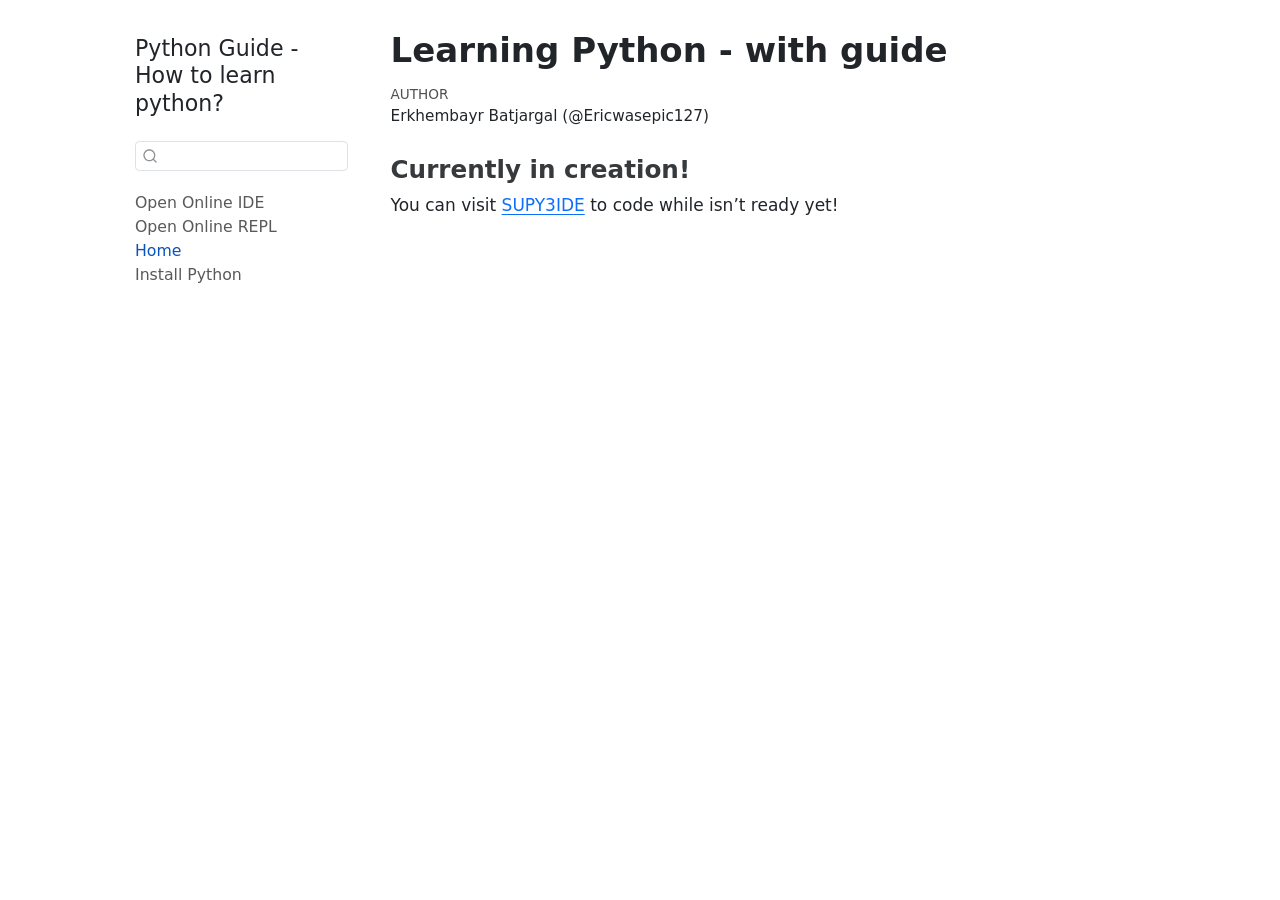
<file: index.html>
<!DOCTYPE html>
<html xmlns="http://www.w3.org/1999/xhtml" lang="en" xml:lang="en"><head>

<meta charset="utf-8">
<meta name="generator" content="quarto-1.8.26">

<meta name="viewport" content="width=device-width, initial-scale=1.0, user-scalable=yes">

<meta name="author" content="Erkhembayr Batjargal (@Ericwasepic127)">

<title>Learning Python - with guide – Python Guide - How to learn python?</title>
<style>
code{white-space: pre-wrap;}
span.smallcaps{font-variant: small-caps;}
div.columns{display: flex; gap: min(4vw, 1.5em);}
div.column{flex: auto; overflow-x: auto;}
div.hanging-indent{margin-left: 1.5em; text-indent: -1.5em;}
ul.task-list{list-style: none;}
ul.task-list li input[type="checkbox"] {
  width: 0.8em;
  margin: 0 0.8em 0.2em -1em; /* quarto-specific, see https://github.com/quarto-dev/quarto-cli/issues/4556 */ 
  vertical-align: middle;
}
</style>


<script src="site_libs/quarto-nav/quarto-nav.js"></script>
<script src="site_libs/quarto-nav/headroom.min.js"></script>
<script src="site_libs/clipboard/clipboard.min.js"></script>
<script src="site_libs/quarto-search/autocomplete.umd.js"></script>
<script src="site_libs/quarto-search/fuse.min.js"></script>
<script src="site_libs/quarto-search/quarto-search.js"></script>
<meta name="quarto:offset" content="./">
<script src="site_libs/quarto-html/quarto.js" type="module"></script>
<script src="site_libs/quarto-html/tabsets/tabsets.js" type="module"></script>
<script src="site_libs/quarto-html/axe/axe-check.js" type="module"></script>
<script src="site_libs/quarto-html/popper.min.js"></script>
<script src="site_libs/quarto-html/tippy.umd.min.js"></script>
<script src="site_libs/quarto-html/anchor.min.js"></script>
<link href="site_libs/quarto-html/tippy.css" rel="stylesheet">
<link href="site_libs/quarto-html/quarto-syntax-highlighting-587c61ba64f3a5504c4d52d930310e48.css" rel="stylesheet" id="quarto-text-highlighting-styles">
<script src="site_libs/bootstrap/bootstrap.min.js"></script>
<link href="site_libs/bootstrap/bootstrap-icons.css" rel="stylesheet">
<link href="site_libs/bootstrap/bootstrap-c03c5444bd40c67e3a784fad4085de04.min.css" rel="stylesheet" append-hash="true" id="quarto-bootstrap" data-mode="light">
<script id="quarto-search-options" type="application/json">{
  "location": "sidebar",
  "copy-button": false,
  "collapse-after": 3,
  "panel-placement": "start",
  "type": "textbox",
  "limit": 50,
  "keyboard-shortcut": [
    "f",
    "/",
    "s"
  ],
  "show-item-context": false,
  "language": {
    "search-no-results-text": "No results",
    "search-matching-documents-text": "matching documents",
    "search-copy-link-title": "Copy link to search",
    "search-hide-matches-text": "Hide additional matches",
    "search-more-match-text": "more match in this document",
    "search-more-matches-text": "more matches in this document",
    "search-clear-button-title": "Clear",
    "search-text-placeholder": "",
    "search-detached-cancel-button-title": "Cancel",
    "search-submit-button-title": "Submit",
    "search-label": "Search"
  }
}</script>


</head>

<body class="nav-sidebar floating fullcontent quarto-light">

<div id="quarto-search-results"></div>
  <header id="quarto-header" class="headroom fixed-top">
  <nav class="quarto-secondary-nav">
    <div class="container-fluid d-flex">
      <button type="button" class="quarto-btn-toggle btn" data-bs-toggle="collapse" role="button" data-bs-target=".quarto-sidebar-collapse-item" aria-controls="quarto-sidebar" aria-expanded="false" aria-label="Toggle sidebar navigation" onclick="if (window.quartoToggleHeadroom) { window.quartoToggleHeadroom(); }">
        <i class="bi bi-layout-text-sidebar-reverse"></i>
      </button>
        <nav class="quarto-page-breadcrumbs" aria-label="breadcrumb"><ol class="breadcrumb"><li class="breadcrumb-item"><a href="./index.html">Home</a></li></ol></nav>
        <a class="flex-grow-1" role="navigation" data-bs-toggle="collapse" data-bs-target=".quarto-sidebar-collapse-item" aria-controls="quarto-sidebar" aria-expanded="false" aria-label="Toggle sidebar navigation" onclick="if (window.quartoToggleHeadroom) { window.quartoToggleHeadroom(); }">      
        </a>
      <button type="button" class="btn quarto-search-button" aria-label="Search" onclick="window.quartoOpenSearch();">
        <i class="bi bi-search"></i>
      </button>
    </div>
  </nav>
</header>
<!-- content -->
<div id="quarto-content" class="quarto-container page-columns page-rows-contents page-layout-article">
<!-- sidebar -->
  <nav id="quarto-sidebar" class="sidebar collapse collapse-horizontal quarto-sidebar-collapse-item sidebar-navigation floating overflow-auto">
    <div class="pt-lg-2 mt-2 text-left sidebar-header">
    <div class="sidebar-title mb-0 py-0">
      <a href="./">Python Guide - How to learn python?</a> 
    </div>
      </div>
        <div class="mt-2 flex-shrink-0 align-items-center">
        <div class="sidebar-search">
        <div id="quarto-search" class="" title="Search"></div>
        </div>
        </div>
    <div class="sidebar-menu-container"> 
    <ul class="list-unstyled mt-1">
        <li class="sidebar-item">
  <div class="sidebar-item-container"> 
  <a href="./../ide.html" class="sidebar-item-text sidebar-link">
 <span class="menu-text">Open Online IDE</span></a>
  </div>
</li>
        <li class="sidebar-item">
  <div class="sidebar-item-container"> 
  <a href="./../hello.html" class="sidebar-item-text sidebar-link">
 <span class="menu-text">Open Online REPL</span></a>
  </div>
</li>
        <li class="sidebar-item">
  <div class="sidebar-item-container"> 
  <a href="./index.html" class="sidebar-item-text sidebar-link active">
 <span class="menu-text">Home</span></a>
  </div>
</li>
        <li class="sidebar-item">
  <div class="sidebar-item-container"> 
  <a href="./installing.html" class="sidebar-item-text sidebar-link">
 <span class="menu-text">Install Python</span></a>
  </div>
</li>
    </ul>
    </div>
</nav>
<div id="quarto-sidebar-glass" class="quarto-sidebar-collapse-item" data-bs-toggle="collapse" data-bs-target=".quarto-sidebar-collapse-item"></div>
<!-- margin-sidebar -->
    
<!-- main -->
<main class="content" id="quarto-document-content">

<header id="title-block-header" class="quarto-title-block default">
<div class="quarto-title">
<h1 class="title">Learning Python - with guide</h1>
</div>



<div class="quarto-title-meta">

    <div>
    <div class="quarto-title-meta-heading">Author</div>
    <div class="quarto-title-meta-contents">
             <p>Erkhembayr Batjargal (<span class="citation" data-cites="Ericwasepic127">@Ericwasepic127</span>) </p>
          </div>
  </div>
    
  
    
  </div>
  


</header>


<section id="currently-in-creation" class="level3">
<h3 class="anchored" data-anchor-id="currently-in-creation">Currently in creation!</h3>
<p>You can visit <a href="../ide.html">SUPY3IDE</a> to code while isn’t ready yet!</p>


</section>

</main> <!-- /main -->
<script id="quarto-html-after-body" type="application/javascript">
  window.document.addEventListener("DOMContentLoaded", function (event) {
    const icon = "";
    const anchorJS = new window.AnchorJS();
    anchorJS.options = {
      placement: 'right',
      icon: icon
    };
    anchorJS.add('.anchored');
    const isCodeAnnotation = (el) => {
      for (const clz of el.classList) {
        if (clz.startsWith('code-annotation-')) {                     
          return true;
        }
      }
      return false;
    }
    const onCopySuccess = function(e) {
      // button target
      const button = e.trigger;
      // don't keep focus
      button.blur();
      // flash "checked"
      button.classList.add('code-copy-button-checked');
      var currentTitle = button.getAttribute("title");
      button.setAttribute("title", "Copied!");
      let tooltip;
      if (window.bootstrap) {
        button.setAttribute("data-bs-toggle", "tooltip");
        button.setAttribute("data-bs-placement", "left");
        button.setAttribute("data-bs-title", "Copied!");
        tooltip = new bootstrap.Tooltip(button, 
          { trigger: "manual", 
            customClass: "code-copy-button-tooltip",
            offset: [0, -8]});
        tooltip.show();    
      }
      setTimeout(function() {
        if (tooltip) {
          tooltip.hide();
          button.removeAttribute("data-bs-title");
          button.removeAttribute("data-bs-toggle");
          button.removeAttribute("data-bs-placement");
        }
        button.setAttribute("title", currentTitle);
        button.classList.remove('code-copy-button-checked');
      }, 1000);
      // clear code selection
      e.clearSelection();
    }
    const getTextToCopy = function(trigger) {
      const outerScaffold = trigger.parentElement.cloneNode(true);
      const codeEl = outerScaffold.querySelector('code');
      for (const childEl of codeEl.children) {
        if (isCodeAnnotation(childEl)) {
          childEl.remove();
        }
      }
      return codeEl.innerText;
    }
    const clipboard = new window.ClipboardJS('.code-copy-button:not([data-in-quarto-modal])', {
      text: getTextToCopy
    });
    clipboard.on('success', onCopySuccess);
    if (window.document.getElementById('quarto-embedded-source-code-modal')) {
      const clipboardModal = new window.ClipboardJS('.code-copy-button[data-in-quarto-modal]', {
        text: getTextToCopy,
        container: window.document.getElementById('quarto-embedded-source-code-modal')
      });
      clipboardModal.on('success', onCopySuccess);
    }
      var localhostRegex = new RegExp(/^(?:http|https):\/\/localhost\:?[0-9]*\//);
      var mailtoRegex = new RegExp(/^mailto:/);
        var filterRegex = new RegExp("https:\/\/Ericwasepic127\.github\.io\/supy3guide\/");
      var isInternal = (href) => {
          return filterRegex.test(href) || localhostRegex.test(href) || mailtoRegex.test(href);
      }
      // Inspect non-navigation links and adorn them if external
     var links = window.document.querySelectorAll('a[href]:not(.nav-link):not(.navbar-brand):not(.toc-action):not(.sidebar-link):not(.sidebar-item-toggle):not(.pagination-link):not(.no-external):not([aria-hidden]):not(.dropdown-item):not(.quarto-navigation-tool):not(.about-link)');
      for (var i=0; i<links.length; i++) {
        const link = links[i];
        if (!isInternal(link.href)) {
          // undo the damage that might have been done by quarto-nav.js in the case of
          // links that we want to consider external
          if (link.dataset.originalHref !== undefined) {
            link.href = link.dataset.originalHref;
          }
        }
      }
    function tippyHover(el, contentFn, onTriggerFn, onUntriggerFn) {
      const config = {
        allowHTML: true,
        maxWidth: 500,
        delay: 100,
        arrow: false,
        appendTo: function(el) {
            return el.parentElement;
        },
        interactive: true,
        interactiveBorder: 10,
        theme: 'quarto',
        placement: 'bottom-start',
      };
      if (contentFn) {
        config.content = contentFn;
      }
      if (onTriggerFn) {
        config.onTrigger = onTriggerFn;
      }
      if (onUntriggerFn) {
        config.onUntrigger = onUntriggerFn;
      }
      window.tippy(el, config); 
    }
    const noterefs = window.document.querySelectorAll('a[role="doc-noteref"]');
    for (var i=0; i<noterefs.length; i++) {
      const ref = noterefs[i];
      tippyHover(ref, function() {
        // use id or data attribute instead here
        let href = ref.getAttribute('data-footnote-href') || ref.getAttribute('href');
        try { href = new URL(href).hash; } catch {}
        const id = href.replace(/^#\/?/, "");
        const note = window.document.getElementById(id);
        if (note) {
          return note.innerHTML;
        } else {
          return "";
        }
      });
    }
    const xrefs = window.document.querySelectorAll('a.quarto-xref');
    const processXRef = (id, note) => {
      // Strip column container classes
      const stripColumnClz = (el) => {
        el.classList.remove("page-full", "page-columns");
        if (el.children) {
          for (const child of el.children) {
            stripColumnClz(child);
          }
        }
      }
      stripColumnClz(note)
      if (id === null || id.startsWith('sec-')) {
        // Special case sections, only their first couple elements
        const container = document.createElement("div");
        if (note.children && note.children.length > 2) {
          container.appendChild(note.children[0].cloneNode(true));
          for (let i = 1; i < note.children.length; i++) {
            const child = note.children[i];
            if (child.tagName === "P" && child.innerText === "") {
              continue;
            } else {
              container.appendChild(child.cloneNode(true));
              break;
            }
          }
          if (window.Quarto?.typesetMath) {
            window.Quarto.typesetMath(container);
          }
          return container.innerHTML
        } else {
          if (window.Quarto?.typesetMath) {
            window.Quarto.typesetMath(note);
          }
          return note.innerHTML;
        }
      } else {
        // Remove any anchor links if they are present
        const anchorLink = note.querySelector('a.anchorjs-link');
        if (anchorLink) {
          anchorLink.remove();
        }
        if (window.Quarto?.typesetMath) {
          window.Quarto.typesetMath(note);
        }
        if (note.classList.contains("callout")) {
          return note.outerHTML;
        } else {
          return note.innerHTML;
        }
      }
    }
    for (var i=0; i<xrefs.length; i++) {
      const xref = xrefs[i];
      tippyHover(xref, undefined, function(instance) {
        instance.disable();
        let url = xref.getAttribute('href');
        let hash = undefined; 
        if (url.startsWith('#')) {
          hash = url;
        } else {
          try { hash = new URL(url).hash; } catch {}
        }
        if (hash) {
          const id = hash.replace(/^#\/?/, "");
          const note = window.document.getElementById(id);
          if (note !== null) {
            try {
              const html = processXRef(id, note.cloneNode(true));
              instance.setContent(html);
            } finally {
              instance.enable();
              instance.show();
            }
          } else {
            // See if we can fetch this
            fetch(url.split('#')[0])
            .then(res => res.text())
            .then(html => {
              const parser = new DOMParser();
              const htmlDoc = parser.parseFromString(html, "text/html");
              const note = htmlDoc.getElementById(id);
              if (note !== null) {
                const html = processXRef(id, note);
                instance.setContent(html);
              } 
            }).finally(() => {
              instance.enable();
              instance.show();
            });
          }
        } else {
          // See if we can fetch a full url (with no hash to target)
          // This is a special case and we should probably do some content thinning / targeting
          fetch(url)
          .then(res => res.text())
          .then(html => {
            const parser = new DOMParser();
            const htmlDoc = parser.parseFromString(html, "text/html");
            const note = htmlDoc.querySelector('main.content');
            if (note !== null) {
              // This should only happen for chapter cross references
              // (since there is no id in the URL)
              // remove the first header
              if (note.children.length > 0 && note.children[0].tagName === "HEADER") {
                note.children[0].remove();
              }
              const html = processXRef(null, note);
              instance.setContent(html);
            } 
          }).finally(() => {
            instance.enable();
            instance.show();
          });
        }
      }, function(instance) {
      });
    }
        let selectedAnnoteEl;
        const selectorForAnnotation = ( cell, annotation) => {
          let cellAttr = 'data-code-cell="' + cell + '"';
          let lineAttr = 'data-code-annotation="' +  annotation + '"';
          const selector = 'span[' + cellAttr + '][' + lineAttr + ']';
          return selector;
        }
        const selectCodeLines = (annoteEl) => {
          const doc = window.document;
          const targetCell = annoteEl.getAttribute("data-target-cell");
          const targetAnnotation = annoteEl.getAttribute("data-target-annotation");
          const annoteSpan = window.document.querySelector(selectorForAnnotation(targetCell, targetAnnotation));
          const lines = annoteSpan.getAttribute("data-code-lines").split(",");
          const lineIds = lines.map((line) => {
            return targetCell + "-" + line;
          })
          let top = null;
          let height = null;
          let parent = null;
          if (lineIds.length > 0) {
              //compute the position of the single el (top and bottom and make a div)
              const el = window.document.getElementById(lineIds[0]);
              top = el.offsetTop;
              height = el.offsetHeight;
              parent = el.parentElement.parentElement;
            if (lineIds.length > 1) {
              const lastEl = window.document.getElementById(lineIds[lineIds.length - 1]);
              const bottom = lastEl.offsetTop + lastEl.offsetHeight;
              height = bottom - top;
            }
            if (top !== null && height !== null && parent !== null) {
              // cook up a div (if necessary) and position it 
              let div = window.document.getElementById("code-annotation-line-highlight");
              if (div === null) {
                div = window.document.createElement("div");
                div.setAttribute("id", "code-annotation-line-highlight");
                div.style.position = 'absolute';
                parent.appendChild(div);
              }
              div.style.top = top - 2 + "px";
              div.style.height = height + 4 + "px";
              div.style.left = 0;
              let gutterDiv = window.document.getElementById("code-annotation-line-highlight-gutter");
              if (gutterDiv === null) {
                gutterDiv = window.document.createElement("div");
                gutterDiv.setAttribute("id", "code-annotation-line-highlight-gutter");
                gutterDiv.style.position = 'absolute';
                const codeCell = window.document.getElementById(targetCell);
                const gutter = codeCell.querySelector('.code-annotation-gutter');
                gutter.appendChild(gutterDiv);
              }
              gutterDiv.style.top = top - 2 + "px";
              gutterDiv.style.height = height + 4 + "px";
            }
            selectedAnnoteEl = annoteEl;
          }
        };
        const unselectCodeLines = () => {
          const elementsIds = ["code-annotation-line-highlight", "code-annotation-line-highlight-gutter"];
          elementsIds.forEach((elId) => {
            const div = window.document.getElementById(elId);
            if (div) {
              div.remove();
            }
          });
          selectedAnnoteEl = undefined;
        };
          // Handle positioning of the toggle
      window.addEventListener(
        "resize",
        throttle(() => {
          elRect = undefined;
          if (selectedAnnoteEl) {
            selectCodeLines(selectedAnnoteEl);
          }
        }, 10)
      );
      function throttle(fn, ms) {
      let throttle = false;
      let timer;
        return (...args) => {
          if(!throttle) { // first call gets through
              fn.apply(this, args);
              throttle = true;
          } else { // all the others get throttled
              if(timer) clearTimeout(timer); // cancel #2
              timer = setTimeout(() => {
                fn.apply(this, args);
                timer = throttle = false;
              }, ms);
          }
        };
      }
        // Attach click handler to the DT
        const annoteDls = window.document.querySelectorAll('dt[data-target-cell]');
        for (const annoteDlNode of annoteDls) {
          annoteDlNode.addEventListener('click', (event) => {
            const clickedEl = event.target;
            if (clickedEl !== selectedAnnoteEl) {
              unselectCodeLines();
              const activeEl = window.document.querySelector('dt[data-target-cell].code-annotation-active');
              if (activeEl) {
                activeEl.classList.remove('code-annotation-active');
              }
              selectCodeLines(clickedEl);
              clickedEl.classList.add('code-annotation-active');
            } else {
              // Unselect the line
              unselectCodeLines();
              clickedEl.classList.remove('code-annotation-active');
            }
          });
        }
    const findCites = (el) => {
      const parentEl = el.parentElement;
      if (parentEl) {
        const cites = parentEl.dataset.cites;
        if (cites) {
          return {
            el,
            cites: cites.split(' ')
          };
        } else {
          return findCites(el.parentElement)
        }
      } else {
        return undefined;
      }
    };
    var bibliorefs = window.document.querySelectorAll('a[role="doc-biblioref"]');
    for (var i=0; i<bibliorefs.length; i++) {
      const ref = bibliorefs[i];
      const citeInfo = findCites(ref);
      if (citeInfo) {
        tippyHover(citeInfo.el, function() {
          var popup = window.document.createElement('div');
          citeInfo.cites.forEach(function(cite) {
            var citeDiv = window.document.createElement('div');
            citeDiv.classList.add('hanging-indent');
            citeDiv.classList.add('csl-entry');
            var biblioDiv = window.document.getElementById('ref-' + cite);
            if (biblioDiv) {
              citeDiv.innerHTML = biblioDiv.innerHTML;
            }
            popup.appendChild(citeDiv);
          });
          return popup.innerHTML;
        });
      }
    }
  });
  </script>
</div> <!-- /content -->




</body></html>
</file>
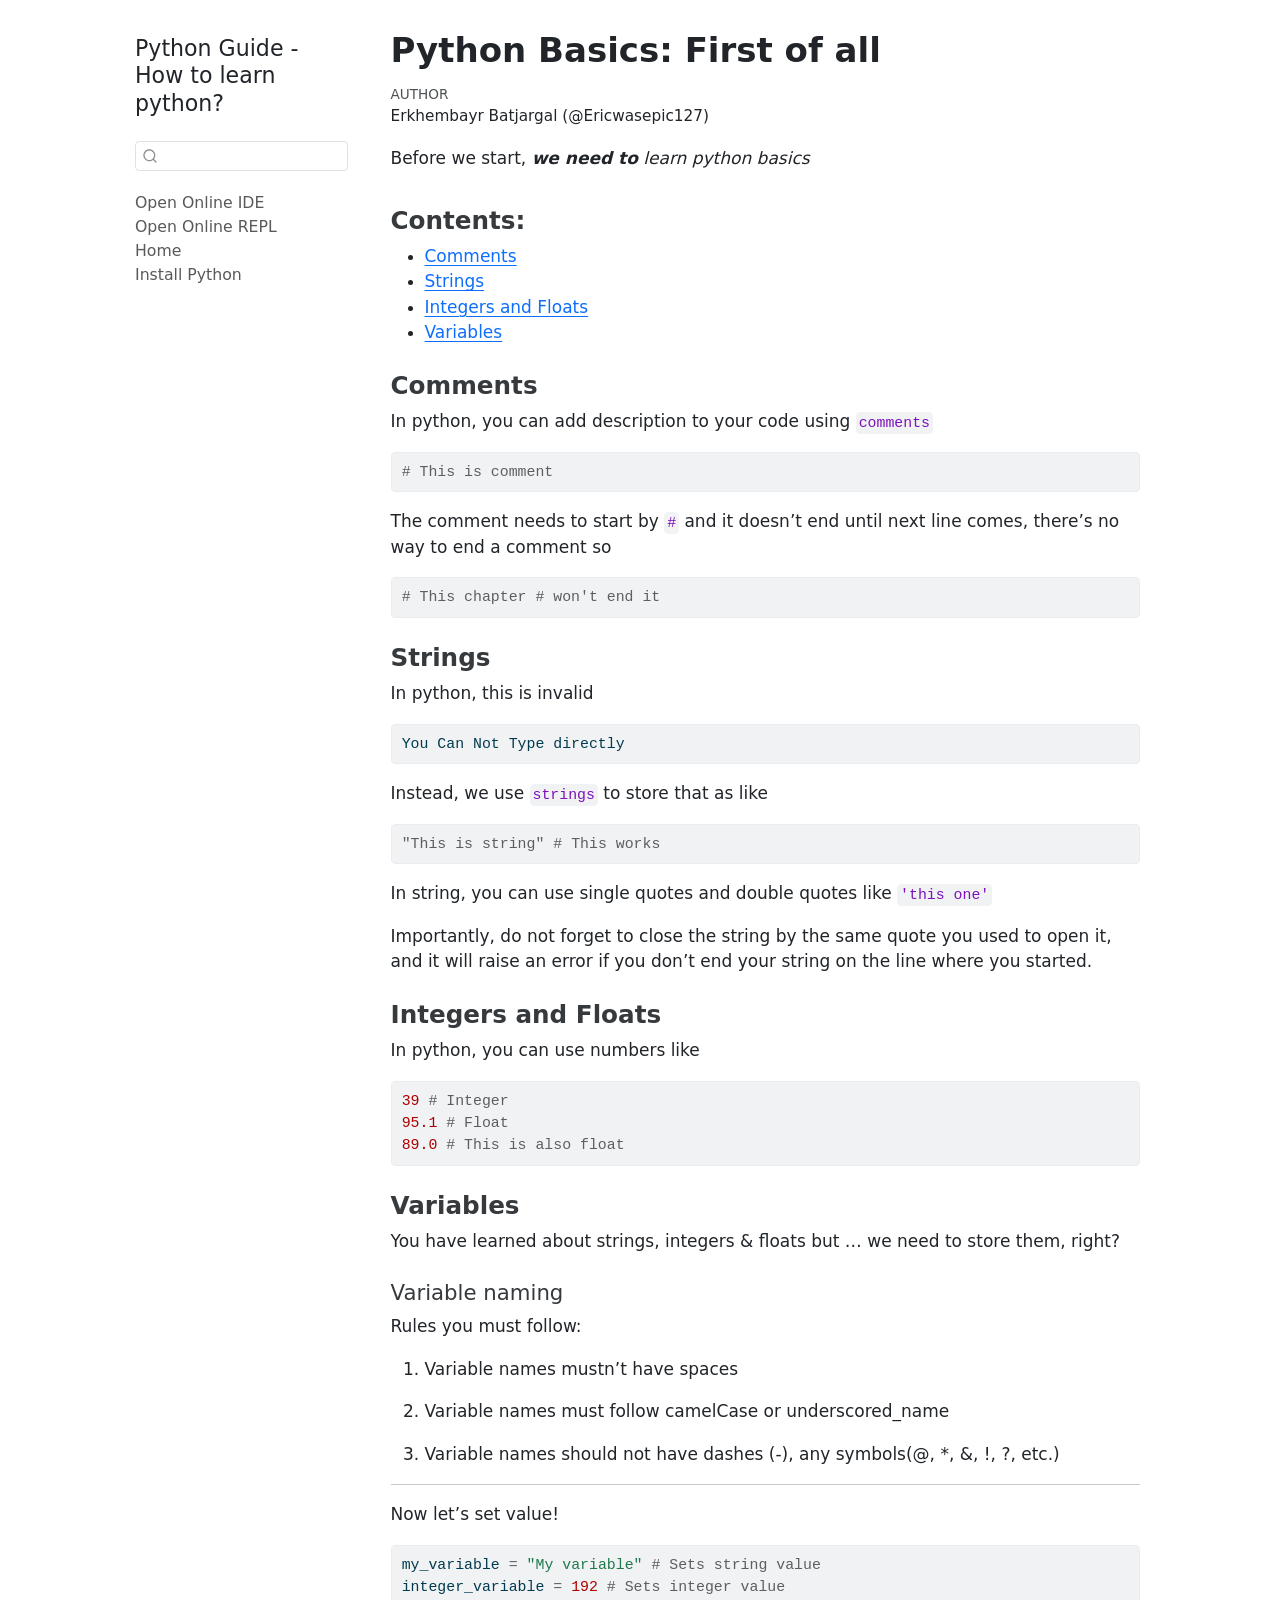
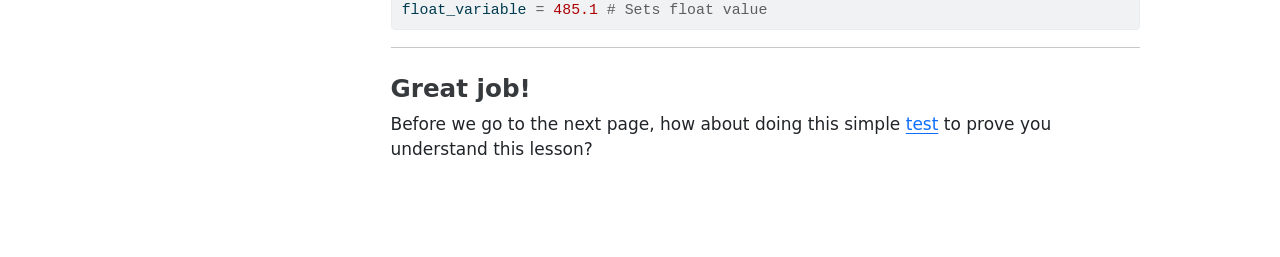
<file: basics.html>
<!DOCTYPE html>
<html xmlns="http://www.w3.org/1999/xhtml" lang="en" xml:lang="en"><head>

<meta charset="utf-8">
<meta name="generator" content="quarto-1.8.26">

<meta name="viewport" content="width=device-width, initial-scale=1.0, user-scalable=yes">

<meta name="author" content="Erkhembayr Batjargal (@Ericwasepic127)">

<title>Python Basics: First of all – Python Guide - How to learn python?</title>
<style>
code{white-space: pre-wrap;}
span.smallcaps{font-variant: small-caps;}
div.columns{display: flex; gap: min(4vw, 1.5em);}
div.column{flex: auto; overflow-x: auto;}
div.hanging-indent{margin-left: 1.5em; text-indent: -1.5em;}
ul.task-list{list-style: none;}
ul.task-list li input[type="checkbox"] {
  width: 0.8em;
  margin: 0 0.8em 0.2em -1em; /* quarto-specific, see https://github.com/quarto-dev/quarto-cli/issues/4556 */ 
  vertical-align: middle;
}
/* CSS for syntax highlighting */
html { -webkit-text-size-adjust: 100%; }
pre > code.sourceCode { white-space: pre; position: relative; }
pre > code.sourceCode > span { display: inline-block; line-height: 1.25; }
pre > code.sourceCode > span:empty { height: 1.2em; }
.sourceCode { overflow: visible; }
code.sourceCode > span { color: inherit; text-decoration: inherit; }
div.sourceCode { margin: 1em 0; }
pre.sourceCode { margin: 0; }
@media screen {
div.sourceCode { overflow: auto; }
}
@media print {
pre > code.sourceCode { white-space: pre-wrap; }
pre > code.sourceCode > span { text-indent: -5em; padding-left: 5em; }
}
pre.numberSource code
  { counter-reset: source-line 0; }
pre.numberSource code > span
  { position: relative; left: -4em; counter-increment: source-line; }
pre.numberSource code > span > a:first-child::before
  { content: counter(source-line);
    position: relative; left: -1em; text-align: right; vertical-align: baseline;
    border: none; display: inline-block;
    -webkit-touch-callout: none; -webkit-user-select: none;
    -khtml-user-select: none; -moz-user-select: none;
    -ms-user-select: none; user-select: none;
    padding: 0 4px; width: 4em;
  }
pre.numberSource { margin-left: 3em;  padding-left: 4px; }
div.sourceCode
  {   }
@media screen {
pre > code.sourceCode > span > a:first-child::before { text-decoration: underline; }
}
</style>


<script src="site_libs/quarto-nav/quarto-nav.js"></script>
<script src="site_libs/quarto-nav/headroom.min.js"></script>
<script src="site_libs/clipboard/clipboard.min.js"></script>
<script src="site_libs/quarto-search/autocomplete.umd.js"></script>
<script src="site_libs/quarto-search/fuse.min.js"></script>
<script src="site_libs/quarto-search/quarto-search.js"></script>
<meta name="quarto:offset" content="./">
<script src="site_libs/quarto-html/quarto.js" type="module"></script>
<script src="site_libs/quarto-html/tabsets/tabsets.js" type="module"></script>
<script src="site_libs/quarto-html/axe/axe-check.js" type="module"></script>
<script src="site_libs/quarto-html/popper.min.js"></script>
<script src="site_libs/quarto-html/tippy.umd.min.js"></script>
<script src="site_libs/quarto-html/anchor.min.js"></script>
<link href="site_libs/quarto-html/tippy.css" rel="stylesheet">
<link href="site_libs/quarto-html/quarto-syntax-highlighting-587c61ba64f3a5504c4d52d930310e48.css" rel="stylesheet" id="quarto-text-highlighting-styles">
<script src="site_libs/bootstrap/bootstrap.min.js"></script>
<link href="site_libs/bootstrap/bootstrap-icons.css" rel="stylesheet">
<link href="site_libs/bootstrap/bootstrap-c03c5444bd40c67e3a784fad4085de04.min.css" rel="stylesheet" append-hash="true" id="quarto-bootstrap" data-mode="light">
<script id="quarto-search-options" type="application/json">{
  "location": "sidebar",
  "copy-button": false,
  "collapse-after": 3,
  "panel-placement": "start",
  "type": "textbox",
  "limit": 50,
  "keyboard-shortcut": [
    "f",
    "/",
    "s"
  ],
  "show-item-context": false,
  "language": {
    "search-no-results-text": "No results",
    "search-matching-documents-text": "matching documents",
    "search-copy-link-title": "Copy link to search",
    "search-hide-matches-text": "Hide additional matches",
    "search-more-match-text": "more match in this document",
    "search-more-matches-text": "more matches in this document",
    "search-clear-button-title": "Clear",
    "search-text-placeholder": "",
    "search-detached-cancel-button-title": "Cancel",
    "search-submit-button-title": "Submit",
    "search-label": "Search"
  }
}</script>


</head>

<body class="nav-sidebar floating fullcontent quarto-light">

<div id="quarto-search-results"></div>
  <header id="quarto-header" class="headroom fixed-top">
  <nav class="quarto-secondary-nav">
    <div class="container-fluid d-flex">
      <button type="button" class="quarto-btn-toggle btn" data-bs-toggle="collapse" role="button" data-bs-target=".quarto-sidebar-collapse-item" aria-controls="quarto-sidebar" aria-expanded="false" aria-label="Toggle sidebar navigation" onclick="if (window.quartoToggleHeadroom) { window.quartoToggleHeadroom(); }">
        <i class="bi bi-layout-text-sidebar-reverse"></i>
      </button>
        <nav class="quarto-page-breadcrumbs" aria-label="breadcrumb"><ol class="breadcrumb"><li class="breadcrumb-item">
      Python Guide - How to learn python?
      </li></ol></nav>
        <a class="flex-grow-1" role="navigation" data-bs-toggle="collapse" data-bs-target=".quarto-sidebar-collapse-item" aria-controls="quarto-sidebar" aria-expanded="false" aria-label="Toggle sidebar navigation" onclick="if (window.quartoToggleHeadroom) { window.quartoToggleHeadroom(); }">      
        </a>
      <button type="button" class="btn quarto-search-button" aria-label="Search" onclick="window.quartoOpenSearch();">
        <i class="bi bi-search"></i>
      </button>
    </div>
  </nav>
</header>
<!-- content -->
<div id="quarto-content" class="quarto-container page-columns page-rows-contents page-layout-article">
<!-- sidebar -->
  <nav id="quarto-sidebar" class="sidebar collapse collapse-horizontal quarto-sidebar-collapse-item sidebar-navigation floating overflow-auto">
    <div class="pt-lg-2 mt-2 text-left sidebar-header">
    <div class="sidebar-title mb-0 py-0">
      <a href="./">Python Guide - How to learn python?</a> 
    </div>
      </div>
        <div class="mt-2 flex-shrink-0 align-items-center">
        <div class="sidebar-search">
        <div id="quarto-search" class="" title="Search"></div>
        </div>
        </div>
    <div class="sidebar-menu-container"> 
    <ul class="list-unstyled mt-1">
        <li class="sidebar-item">
  <div class="sidebar-item-container"> 
  <a href="./../ide.html" class="sidebar-item-text sidebar-link">
 <span class="menu-text">Open Online IDE</span></a>
  </div>
</li>
        <li class="sidebar-item">
  <div class="sidebar-item-container"> 
  <a href="./../hello.html" class="sidebar-item-text sidebar-link">
 <span class="menu-text">Open Online REPL</span></a>
  </div>
</li>
        <li class="sidebar-item">
  <div class="sidebar-item-container"> 
  <a href="./index.html" class="sidebar-item-text sidebar-link">
 <span class="menu-text">Home</span></a>
  </div>
</li>
        <li class="sidebar-item">
  <div class="sidebar-item-container"> 
  <a href="./installing.html" class="sidebar-item-text sidebar-link">
 <span class="menu-text">Install Python</span></a>
  </div>
</li>
    </ul>
    </div>
</nav>
<div id="quarto-sidebar-glass" class="quarto-sidebar-collapse-item" data-bs-toggle="collapse" data-bs-target=".quarto-sidebar-collapse-item"></div>
<!-- margin-sidebar -->
    
<!-- main -->
<main class="content" id="quarto-document-content">

<header id="title-block-header" class="quarto-title-block default">
<div class="quarto-title">
<h1 class="title">Python Basics: First of all</h1>
</div>



<div class="quarto-title-meta">

    <div>
    <div class="quarto-title-meta-heading">Author</div>
    <div class="quarto-title-meta-contents">
             <p>Erkhembayr Batjargal (<span class="citation" data-cites="Ericwasepic127">@Ericwasepic127</span>) </p>
          </div>
  </div>
    
  
    
  </div>
  


</header>


<p>Before we start, <em><strong>we need to</strong> learn python basics</em></p>
<section id="contents" class="level3">
<h3 class="anchored" data-anchor-id="contents">Contents:</h3>
<ul>
<li><a href="#comments">Comments</a></li>
<li><a href="#strings">Strings</a></li>
<li><a href="#integers-and-floats">Integers and Floats</a></li>
<li><a href="#variables">Variables</a></li>
</ul>
</section>
<section id="comments" class="level3">
<h3 class="anchored" data-anchor-id="comments">Comments</h3>
<p>In python, you can add description to your code using <code>comments</code></p>
<div class="code-copy-outer-scaffold"><div class="sourceCode" id="cb1"><pre class="sourceCode python code-with-copy"><code class="sourceCode python"><span id="cb1-1"><a href="#cb1-1" aria-hidden="true" tabindex="-1"></a><span class="co"># This is comment</span></span></code></pre></div><button title="Copy to Clipboard" class="code-copy-button"><i class="bi"></i></button></div>
<p>The comment needs to start by <code>#</code> and it doesn’t end until next line comes, there’s no way to end a comment so</p>
<div class="code-copy-outer-scaffold"><div class="sourceCode" id="cb2"><pre class="sourceCode python code-with-copy"><code class="sourceCode python"><span id="cb2-1"><a href="#cb2-1" aria-hidden="true" tabindex="-1"></a><span class="co"># This chapter # won't end it</span></span></code></pre></div><button title="Copy to Clipboard" class="code-copy-button"><i class="bi"></i></button></div>
</section>
<section id="strings" class="level3">
<h3 class="anchored" data-anchor-id="strings">Strings</h3>
<p>In python, this is invalid</p>
<div class="code-copy-outer-scaffold"><div class="sourceCode" id="cb3"><pre class="sourceCode python code-with-copy"><code class="sourceCode python"><span id="cb3-1"><a href="#cb3-1" aria-hidden="true" tabindex="-1"></a>You Can Not Type directly</span></code></pre></div><button title="Copy to Clipboard" class="code-copy-button"><i class="bi"></i></button></div>
<p>Instead, we use <code>strings</code> to store that as like</p>
<div class="code-copy-outer-scaffold"><div class="sourceCode" id="cb4"><pre class="sourceCode python code-with-copy"><code class="sourceCode python"><span id="cb4-1"><a href="#cb4-1" aria-hidden="true" tabindex="-1"></a><span class="co">"This is string"</span> <span class="co"># This works</span></span></code></pre></div><button title="Copy to Clipboard" class="code-copy-button"><i class="bi"></i></button></div>
<p>In string, you can use single quotes and double quotes like <code>'this one'</code></p>
<p>Importantly, do not forget to close the string by the same quote you used to open it, and it will raise an error if you don’t end your string on the line where you started.</p>
</section>
<section id="integers-and-floats" class="level3">
<h3 class="anchored" data-anchor-id="integers-and-floats">Integers and Floats</h3>
<p>In python, you can use numbers like</p>
<div class="code-copy-outer-scaffold"><div class="sourceCode" id="cb5"><pre class="sourceCode python code-with-copy"><code class="sourceCode python"><span id="cb5-1"><a href="#cb5-1" aria-hidden="true" tabindex="-1"></a><span class="dv">39</span> <span class="co"># Integer</span></span>
<span id="cb5-2"><a href="#cb5-2" aria-hidden="true" tabindex="-1"></a><span class="fl">95.1</span> <span class="co"># Float</span></span>
<span id="cb5-3"><a href="#cb5-3" aria-hidden="true" tabindex="-1"></a><span class="fl">89.0</span> <span class="co"># This is also float</span></span></code></pre></div><button title="Copy to Clipboard" class="code-copy-button"><i class="bi"></i></button></div>
</section>
<section id="variables" class="level3">
<h3 class="anchored" data-anchor-id="variables">Variables</h3>
<p>You have learned about strings, integers &amp; floats but … we need to store them, right?</p>
<section id="variable-naming" class="level4">
<h4 class="anchored" data-anchor-id="variable-naming">Variable naming</h4>
<p>Rules you must follow:</p>
<ol type="1">
<li><p>Variable names mustn’t have spaces</p></li>
<li><p>Variable names must follow camelCase or underscored_name</p></li>
<li><p>Variable names should not have dashes (-), any symbols(@, *, &amp;, !, ?, etc.)</p></li>
</ol>
<hr>
<p>Now let’s set value!</p>
<div class="code-copy-outer-scaffold"><div class="sourceCode" id="cb6"><pre class="sourceCode python code-with-copy"><code class="sourceCode python"><span id="cb6-1"><a href="#cb6-1" aria-hidden="true" tabindex="-1"></a>my_variable <span class="op">=</span> <span class="st">"My variable"</span> <span class="co"># Sets string value</span></span>
<span id="cb6-2"><a href="#cb6-2" aria-hidden="true" tabindex="-1"></a>integer_variable <span class="op">=</span> <span class="dv">192</span> <span class="co"># Sets integer value</span></span>
<span id="cb6-3"><a href="#cb6-3" aria-hidden="true" tabindex="-1"></a>float_variable <span class="op">=</span> <span class="fl">485.1</span> <span class="co"># Sets float value</span></span></code></pre></div><button title="Copy to Clipboard" class="code-copy-button"><i class="bi"></i></button></div>
<hr>
</section>
</section>
<section id="great-job" class="level3">
<h3 class="anchored" data-anchor-id="great-job">Great job!</h3>
<p>Before we go to the next page, how about doing this simple <a href="https://ericwasepic127.github.io/ide.html?code=[base64]%3D%3D&amp;hideTool=true&amp;title=VGVzdCBCYXNpY3MgLSBTVVBZM0dVSURF&amp;note=Q2xpY2sgcnVuIHRvIHNlZSBkaWQgeW91IGRvbmUgY29ycmVjdGx5LCBlZGl0IHRoZSBjb2RlIGJlbG93&amp;link=aHR0cHM6Ly9lcmljd2FzZXBpYzEyNy5naXRodWIuaW8vc3VweTNndWlkZS9iYXNpY3MuaHRtbA%3D%3D">test</a> to prove you understand this lesson?</p>


</section>

</main> <!-- /main -->
<script id="quarto-html-after-body" type="application/javascript">
  window.document.addEventListener("DOMContentLoaded", function (event) {
    const icon = "";
    const anchorJS = new window.AnchorJS();
    anchorJS.options = {
      placement: 'right',
      icon: icon
    };
    anchorJS.add('.anchored');
    const isCodeAnnotation = (el) => {
      for (const clz of el.classList) {
        if (clz.startsWith('code-annotation-')) {                     
          return true;
        }
      }
      return false;
    }
    const onCopySuccess = function(e) {
      // button target
      const button = e.trigger;
      // don't keep focus
      button.blur();
      // flash "checked"
      button.classList.add('code-copy-button-checked');
      var currentTitle = button.getAttribute("title");
      button.setAttribute("title", "Copied!");
      let tooltip;
      if (window.bootstrap) {
        button.setAttribute("data-bs-toggle", "tooltip");
        button.setAttribute("data-bs-placement", "left");
        button.setAttribute("data-bs-title", "Copied!");
        tooltip = new bootstrap.Tooltip(button, 
          { trigger: "manual", 
            customClass: "code-copy-button-tooltip",
            offset: [0, -8]});
        tooltip.show();    
      }
      setTimeout(function() {
        if (tooltip) {
          tooltip.hide();
          button.removeAttribute("data-bs-title");
          button.removeAttribute("data-bs-toggle");
          button.removeAttribute("data-bs-placement");
        }
        button.setAttribute("title", currentTitle);
        button.classList.remove('code-copy-button-checked');
      }, 1000);
      // clear code selection
      e.clearSelection();
    }
    const getTextToCopy = function(trigger) {
      const outerScaffold = trigger.parentElement.cloneNode(true);
      const codeEl = outerScaffold.querySelector('code');
      for (const childEl of codeEl.children) {
        if (isCodeAnnotation(childEl)) {
          childEl.remove();
        }
      }
      return codeEl.innerText;
    }
    const clipboard = new window.ClipboardJS('.code-copy-button:not([data-in-quarto-modal])', {
      text: getTextToCopy
    });
    clipboard.on('success', onCopySuccess);
    if (window.document.getElementById('quarto-embedded-source-code-modal')) {
      const clipboardModal = new window.ClipboardJS('.code-copy-button[data-in-quarto-modal]', {
        text: getTextToCopy,
        container: window.document.getElementById('quarto-embedded-source-code-modal')
      });
      clipboardModal.on('success', onCopySuccess);
    }
      var localhostRegex = new RegExp(/^(?:http|https):\/\/localhost\:?[0-9]*\//);
      var mailtoRegex = new RegExp(/^mailto:/);
        var filterRegex = new RegExp("https:\/\/Ericwasepic127\.github\.io\/supy3guide\/");
      var isInternal = (href) => {
          return filterRegex.test(href) || localhostRegex.test(href) || mailtoRegex.test(href);
      }
      // Inspect non-navigation links and adorn them if external
     var links = window.document.querySelectorAll('a[href]:not(.nav-link):not(.navbar-brand):not(.toc-action):not(.sidebar-link):not(.sidebar-item-toggle):not(.pagination-link):not(.no-external):not([aria-hidden]):not(.dropdown-item):not(.quarto-navigation-tool):not(.about-link)');
      for (var i=0; i<links.length; i++) {
        const link = links[i];
        if (!isInternal(link.href)) {
          // undo the damage that might have been done by quarto-nav.js in the case of
          // links that we want to consider external
          if (link.dataset.originalHref !== undefined) {
            link.href = link.dataset.originalHref;
          }
        }
      }
    function tippyHover(el, contentFn, onTriggerFn, onUntriggerFn) {
      const config = {
        allowHTML: true,
        maxWidth: 500,
        delay: 100,
        arrow: false,
        appendTo: function(el) {
            return el.parentElement;
        },
        interactive: true,
        interactiveBorder: 10,
        theme: 'quarto',
        placement: 'bottom-start',
      };
      if (contentFn) {
        config.content = contentFn;
      }
      if (onTriggerFn) {
        config.onTrigger = onTriggerFn;
      }
      if (onUntriggerFn) {
        config.onUntrigger = onUntriggerFn;
      }
      window.tippy(el, config); 
    }
    const noterefs = window.document.querySelectorAll('a[role="doc-noteref"]');
    for (var i=0; i<noterefs.length; i++) {
      const ref = noterefs[i];
      tippyHover(ref, function() {
        // use id or data attribute instead here
        let href = ref.getAttribute('data-footnote-href') || ref.getAttribute('href');
        try { href = new URL(href).hash; } catch {}
        const id = href.replace(/^#\/?/, "");
        const note = window.document.getElementById(id);
        if (note) {
          return note.innerHTML;
        } else {
          return "";
        }
      });
    }
    const xrefs = window.document.querySelectorAll('a.quarto-xref');
    const processXRef = (id, note) => {
      // Strip column container classes
      const stripColumnClz = (el) => {
        el.classList.remove("page-full", "page-columns");
        if (el.children) {
          for (const child of el.children) {
            stripColumnClz(child);
          }
        }
      }
      stripColumnClz(note)
      if (id === null || id.startsWith('sec-')) {
        // Special case sections, only their first couple elements
        const container = document.createElement("div");
        if (note.children && note.children.length > 2) {
          container.appendChild(note.children[0].cloneNode(true));
          for (let i = 1; i < note.children.length; i++) {
            const child = note.children[i];
            if (child.tagName === "P" && child.innerText === "") {
              continue;
            } else {
              container.appendChild(child.cloneNode(true));
              break;
            }
          }
          if (window.Quarto?.typesetMath) {
            window.Quarto.typesetMath(container);
          }
          return container.innerHTML
        } else {
          if (window.Quarto?.typesetMath) {
            window.Quarto.typesetMath(note);
          }
          return note.innerHTML;
        }
      } else {
        // Remove any anchor links if they are present
        const anchorLink = note.querySelector('a.anchorjs-link');
        if (anchorLink) {
          anchorLink.remove();
        }
        if (window.Quarto?.typesetMath) {
          window.Quarto.typesetMath(note);
        }
        if (note.classList.contains("callout")) {
          return note.outerHTML;
        } else {
          return note.innerHTML;
        }
      }
    }
    for (var i=0; i<xrefs.length; i++) {
      const xref = xrefs[i];
      tippyHover(xref, undefined, function(instance) {
        instance.disable();
        let url = xref.getAttribute('href');
        let hash = undefined; 
        if (url.startsWith('#')) {
          hash = url;
        } else {
          try { hash = new URL(url).hash; } catch {}
        }
        if (hash) {
          const id = hash.replace(/^#\/?/, "");
          const note = window.document.getElementById(id);
          if (note !== null) {
            try {
              const html = processXRef(id, note.cloneNode(true));
              instance.setContent(html);
            } finally {
              instance.enable();
              instance.show();
            }
          } else {
            // See if we can fetch this
            fetch(url.split('#')[0])
            .then(res => res.text())
            .then(html => {
              const parser = new DOMParser();
              const htmlDoc = parser.parseFromString(html, "text/html");
              const note = htmlDoc.getElementById(id);
              if (note !== null) {
                const html = processXRef(id, note);
                instance.setContent(html);
              } 
            }).finally(() => {
              instance.enable();
              instance.show();
            });
          }
        } else {
          // See if we can fetch a full url (with no hash to target)
          // This is a special case and we should probably do some content thinning / targeting
          fetch(url)
          .then(res => res.text())
          .then(html => {
            const parser = new DOMParser();
            const htmlDoc = parser.parseFromString(html, "text/html");
            const note = htmlDoc.querySelector('main.content');
            if (note !== null) {
              // This should only happen for chapter cross references
              // (since there is no id in the URL)
              // remove the first header
              if (note.children.length > 0 && note.children[0].tagName === "HEADER") {
                note.children[0].remove();
              }
              const html = processXRef(null, note);
              instance.setContent(html);
            } 
          }).finally(() => {
            instance.enable();
            instance.show();
          });
        }
      }, function(instance) {
      });
    }
        let selectedAnnoteEl;
        const selectorForAnnotation = ( cell, annotation) => {
          let cellAttr = 'data-code-cell="' + cell + '"';
          let lineAttr = 'data-code-annotation="' +  annotation + '"';
          const selector = 'span[' + cellAttr + '][' + lineAttr + ']';
          return selector;
        }
        const selectCodeLines = (annoteEl) => {
          const doc = window.document;
          const targetCell = annoteEl.getAttribute("data-target-cell");
          const targetAnnotation = annoteEl.getAttribute("data-target-annotation");
          const annoteSpan = window.document.querySelector(selectorForAnnotation(targetCell, targetAnnotation));
          const lines = annoteSpan.getAttribute("data-code-lines").split(",");
          const lineIds = lines.map((line) => {
            return targetCell + "-" + line;
          })
          let top = null;
          let height = null;
          let parent = null;
          if (lineIds.length > 0) {
              //compute the position of the single el (top and bottom and make a div)
              const el = window.document.getElementById(lineIds[0]);
              top = el.offsetTop;
              height = el.offsetHeight;
              parent = el.parentElement.parentElement;
            if (lineIds.length > 1) {
              const lastEl = window.document.getElementById(lineIds[lineIds.length - 1]);
              const bottom = lastEl.offsetTop + lastEl.offsetHeight;
              height = bottom - top;
            }
            if (top !== null && height !== null && parent !== null) {
              // cook up a div (if necessary) and position it 
              let div = window.document.getElementById("code-annotation-line-highlight");
              if (div === null) {
                div = window.document.createElement("div");
                div.setAttribute("id", "code-annotation-line-highlight");
                div.style.position = 'absolute';
                parent.appendChild(div);
              }
              div.style.top = top - 2 + "px";
              div.style.height = height + 4 + "px";
              div.style.left = 0;
              let gutterDiv = window.document.getElementById("code-annotation-line-highlight-gutter");
              if (gutterDiv === null) {
                gutterDiv = window.document.createElement("div");
                gutterDiv.setAttribute("id", "code-annotation-line-highlight-gutter");
                gutterDiv.style.position = 'absolute';
                const codeCell = window.document.getElementById(targetCell);
                const gutter = codeCell.querySelector('.code-annotation-gutter');
                gutter.appendChild(gutterDiv);
              }
              gutterDiv.style.top = top - 2 + "px";
              gutterDiv.style.height = height + 4 + "px";
            }
            selectedAnnoteEl = annoteEl;
          }
        };
        const unselectCodeLines = () => {
          const elementsIds = ["code-annotation-line-highlight", "code-annotation-line-highlight-gutter"];
          elementsIds.forEach((elId) => {
            const div = window.document.getElementById(elId);
            if (div) {
              div.remove();
            }
          });
          selectedAnnoteEl = undefined;
        };
          // Handle positioning of the toggle
      window.addEventListener(
        "resize",
        throttle(() => {
          elRect = undefined;
          if (selectedAnnoteEl) {
            selectCodeLines(selectedAnnoteEl);
          }
        }, 10)
      );
      function throttle(fn, ms) {
      let throttle = false;
      let timer;
        return (...args) => {
          if(!throttle) { // first call gets through
              fn.apply(this, args);
              throttle = true;
          } else { // all the others get throttled
              if(timer) clearTimeout(timer); // cancel #2
              timer = setTimeout(() => {
                fn.apply(this, args);
                timer = throttle = false;
              }, ms);
          }
        };
      }
        // Attach click handler to the DT
        const annoteDls = window.document.querySelectorAll('dt[data-target-cell]');
        for (const annoteDlNode of annoteDls) {
          annoteDlNode.addEventListener('click', (event) => {
            const clickedEl = event.target;
            if (clickedEl !== selectedAnnoteEl) {
              unselectCodeLines();
              const activeEl = window.document.querySelector('dt[data-target-cell].code-annotation-active');
              if (activeEl) {
                activeEl.classList.remove('code-annotation-active');
              }
              selectCodeLines(clickedEl);
              clickedEl.classList.add('code-annotation-active');
            } else {
              // Unselect the line
              unselectCodeLines();
              clickedEl.classList.remove('code-annotation-active');
            }
          });
        }
    const findCites = (el) => {
      const parentEl = el.parentElement;
      if (parentEl) {
        const cites = parentEl.dataset.cites;
        if (cites) {
          return {
            el,
            cites: cites.split(' ')
          };
        } else {
          return findCites(el.parentElement)
        }
      } else {
        return undefined;
      }
    };
    var bibliorefs = window.document.querySelectorAll('a[role="doc-biblioref"]');
    for (var i=0; i<bibliorefs.length; i++) {
      const ref = bibliorefs[i];
      const citeInfo = findCites(ref);
      if (citeInfo) {
        tippyHover(citeInfo.el, function() {
          var popup = window.document.createElement('div');
          citeInfo.cites.forEach(function(cite) {
            var citeDiv = window.document.createElement('div');
            citeDiv.classList.add('hanging-indent');
            citeDiv.classList.add('csl-entry');
            var biblioDiv = window.document.getElementById('ref-' + cite);
            if (biblioDiv) {
              citeDiv.innerHTML = biblioDiv.innerHTML;
            }
            popup.appendChild(citeDiv);
          });
          return popup.innerHTML;
        });
      }
    }
  });
  </script>
</div> <!-- /content -->




</body></html>
</file>
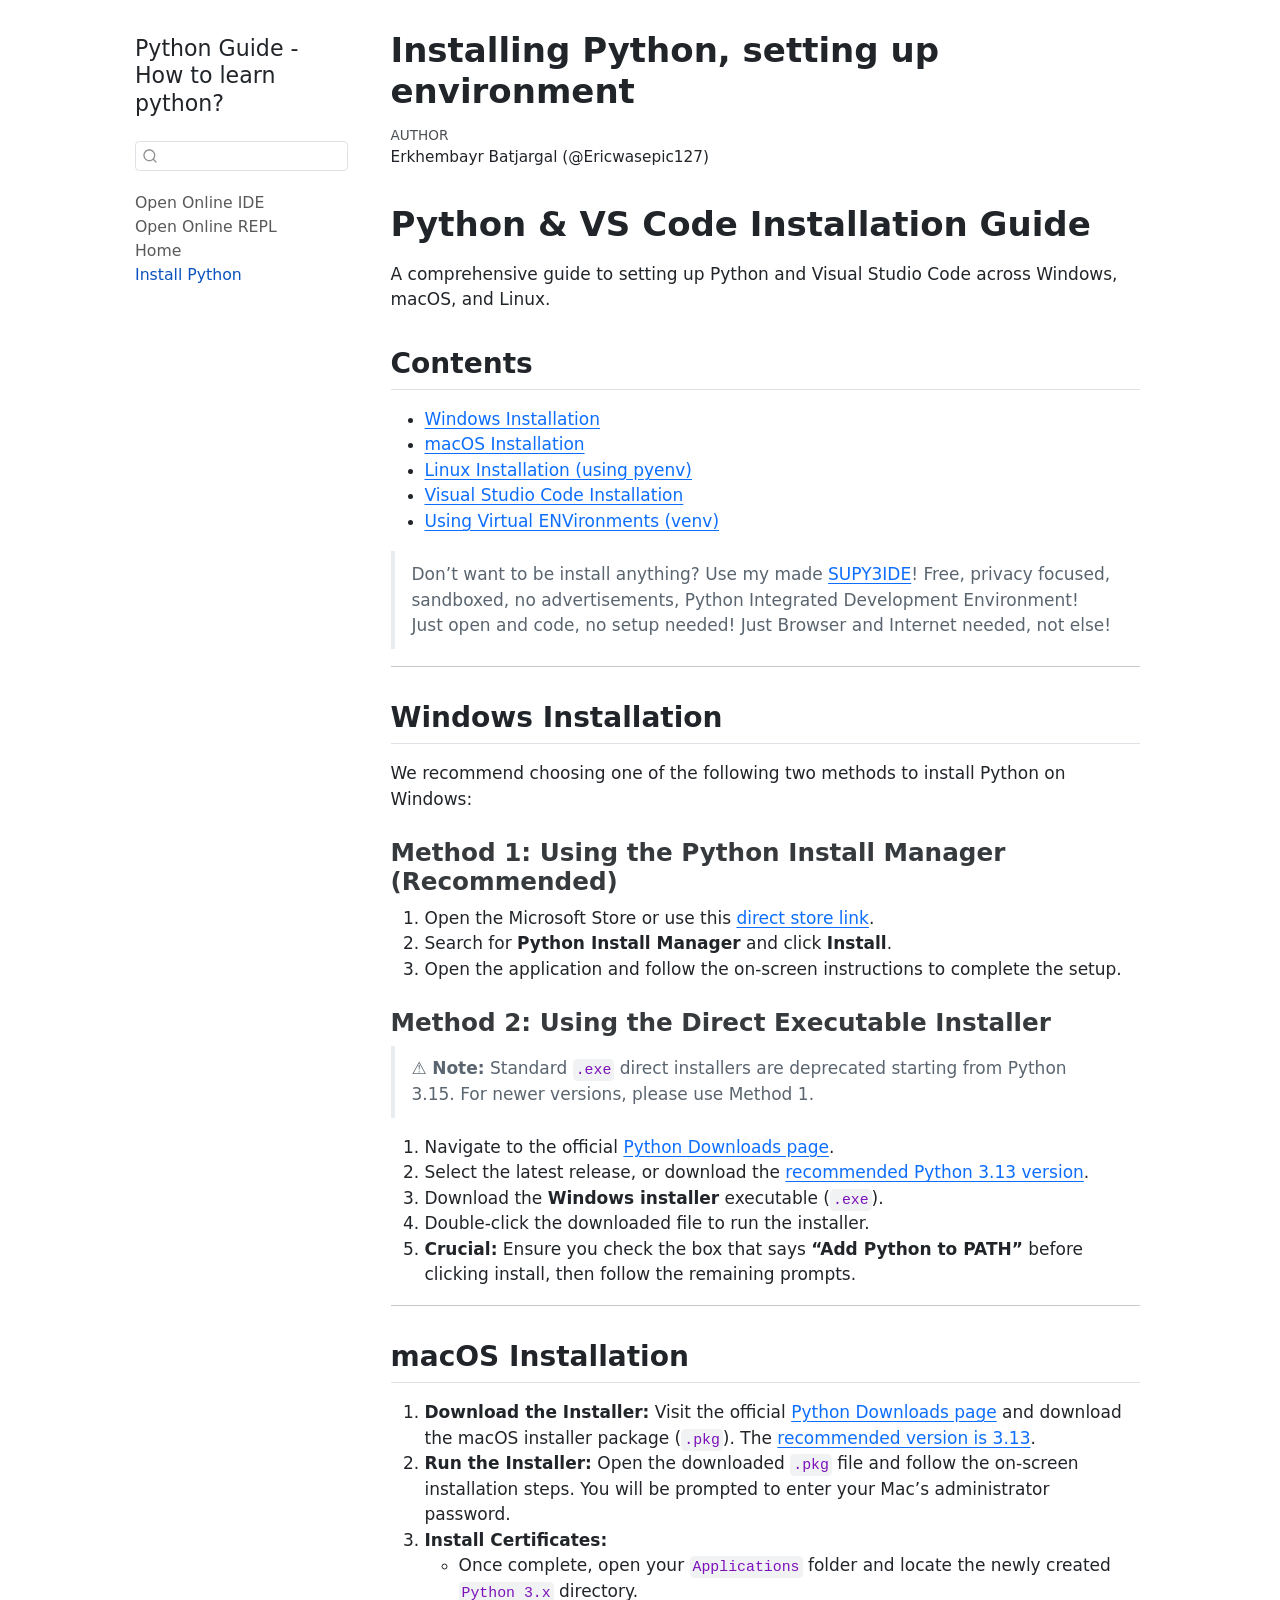
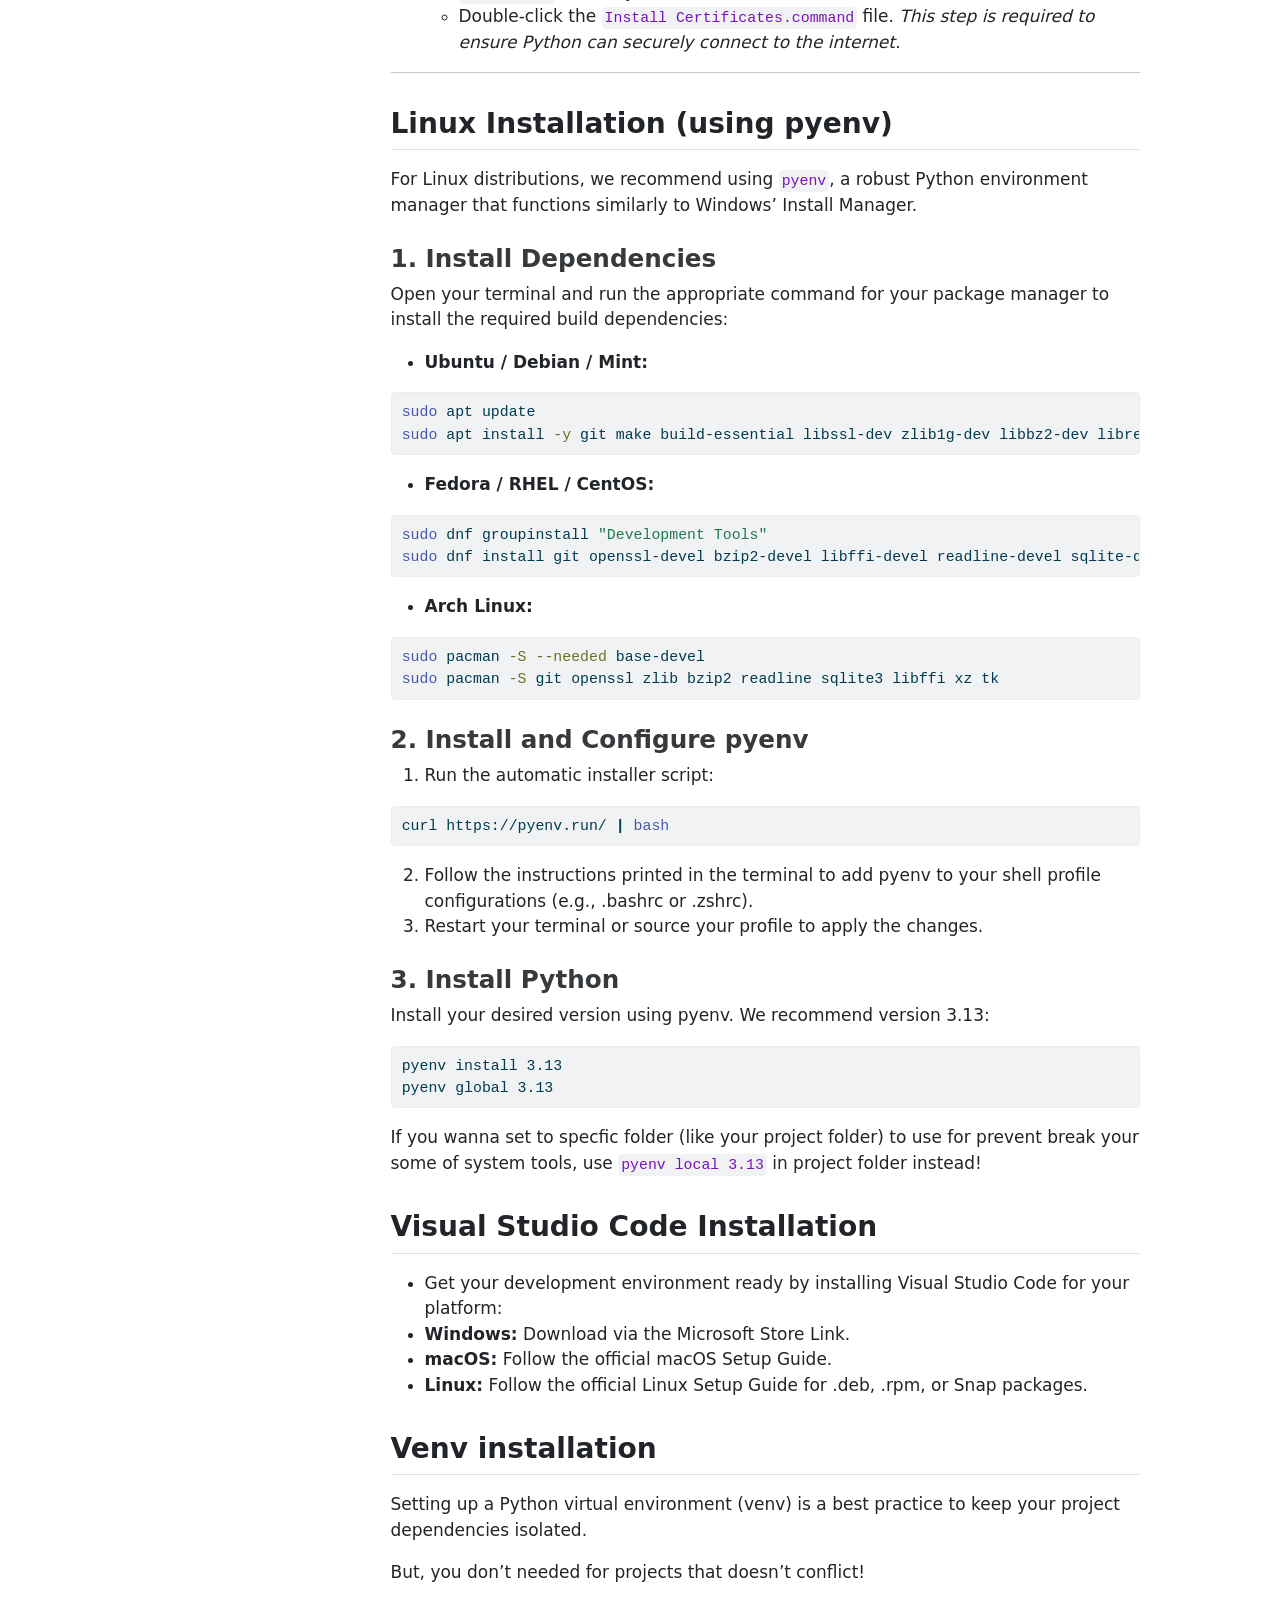
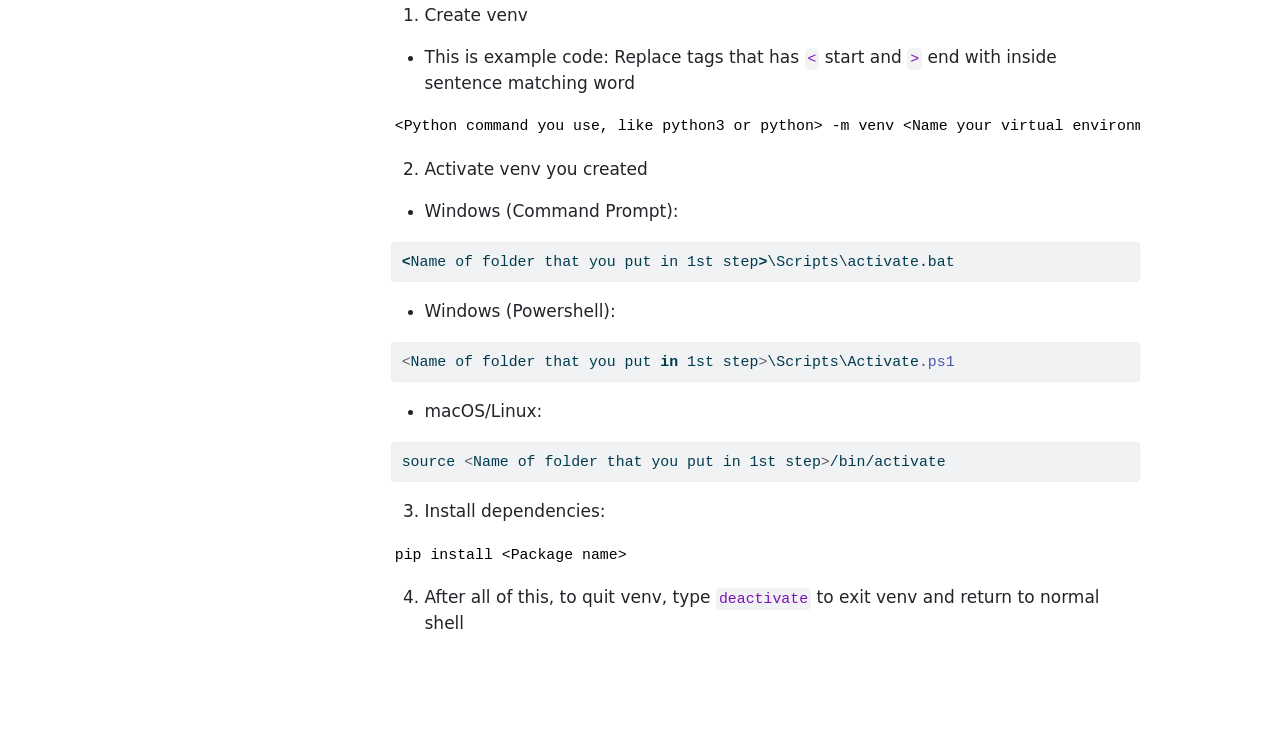
<file: installing.html>
<!DOCTYPE html>
<html xmlns="http://www.w3.org/1999/xhtml" lang="en" xml:lang="en"><head>

<meta charset="utf-8">
<meta name="generator" content="quarto-1.8.26">

<meta name="viewport" content="width=device-width, initial-scale=1.0, user-scalable=yes">

<meta name="author" content="Erkhembayr Batjargal (@Ericwasepic127)">

<title>Installing Python, setting up environment – Python Guide - How to learn python?</title>
<style>
code{white-space: pre-wrap;}
span.smallcaps{font-variant: small-caps;}
div.columns{display: flex; gap: min(4vw, 1.5em);}
div.column{flex: auto; overflow-x: auto;}
div.hanging-indent{margin-left: 1.5em; text-indent: -1.5em;}
ul.task-list{list-style: none;}
ul.task-list li input[type="checkbox"] {
  width: 0.8em;
  margin: 0 0.8em 0.2em -1em; /* quarto-specific, see https://github.com/quarto-dev/quarto-cli/issues/4556 */ 
  vertical-align: middle;
}
/* CSS for syntax highlighting */
html { -webkit-text-size-adjust: 100%; }
pre > code.sourceCode { white-space: pre; position: relative; }
pre > code.sourceCode > span { display: inline-block; line-height: 1.25; }
pre > code.sourceCode > span:empty { height: 1.2em; }
.sourceCode { overflow: visible; }
code.sourceCode > span { color: inherit; text-decoration: inherit; }
div.sourceCode { margin: 1em 0; }
pre.sourceCode { margin: 0; }
@media screen {
div.sourceCode { overflow: auto; }
}
@media print {
pre > code.sourceCode { white-space: pre-wrap; }
pre > code.sourceCode > span { text-indent: -5em; padding-left: 5em; }
}
pre.numberSource code
  { counter-reset: source-line 0; }
pre.numberSource code > span
  { position: relative; left: -4em; counter-increment: source-line; }
pre.numberSource code > span > a:first-child::before
  { content: counter(source-line);
    position: relative; left: -1em; text-align: right; vertical-align: baseline;
    border: none; display: inline-block;
    -webkit-touch-callout: none; -webkit-user-select: none;
    -khtml-user-select: none; -moz-user-select: none;
    -ms-user-select: none; user-select: none;
    padding: 0 4px; width: 4em;
  }
pre.numberSource { margin-left: 3em;  padding-left: 4px; }
div.sourceCode
  {   }
@media screen {
pre > code.sourceCode > span > a:first-child::before { text-decoration: underline; }
}
</style>


<script src="site_libs/quarto-nav/quarto-nav.js"></script>
<script src="site_libs/quarto-nav/headroom.min.js"></script>
<script src="site_libs/clipboard/clipboard.min.js"></script>
<script src="site_libs/quarto-search/autocomplete.umd.js"></script>
<script src="site_libs/quarto-search/fuse.min.js"></script>
<script src="site_libs/quarto-search/quarto-search.js"></script>
<meta name="quarto:offset" content="./">
<script src="site_libs/quarto-html/quarto.js" type="module"></script>
<script src="site_libs/quarto-html/tabsets/tabsets.js" type="module"></script>
<script src="site_libs/quarto-html/axe/axe-check.js" type="module"></script>
<script src="site_libs/quarto-html/popper.min.js"></script>
<script src="site_libs/quarto-html/tippy.umd.min.js"></script>
<script src="site_libs/quarto-html/anchor.min.js"></script>
<link href="site_libs/quarto-html/tippy.css" rel="stylesheet">
<link href="site_libs/quarto-html/quarto-syntax-highlighting-587c61ba64f3a5504c4d52d930310e48.css" rel="stylesheet" id="quarto-text-highlighting-styles">
<script src="site_libs/bootstrap/bootstrap.min.js"></script>
<link href="site_libs/bootstrap/bootstrap-icons.css" rel="stylesheet">
<link href="site_libs/bootstrap/bootstrap-c03c5444bd40c67e3a784fad4085de04.min.css" rel="stylesheet" append-hash="true" id="quarto-bootstrap" data-mode="light">
<script id="quarto-search-options" type="application/json">{
  "location": "sidebar",
  "copy-button": false,
  "collapse-after": 3,
  "panel-placement": "start",
  "type": "textbox",
  "limit": 50,
  "keyboard-shortcut": [
    "f",
    "/",
    "s"
  ],
  "show-item-context": false,
  "language": {
    "search-no-results-text": "No results",
    "search-matching-documents-text": "matching documents",
    "search-copy-link-title": "Copy link to search",
    "search-hide-matches-text": "Hide additional matches",
    "search-more-match-text": "more match in this document",
    "search-more-matches-text": "more matches in this document",
    "search-clear-button-title": "Clear",
    "search-text-placeholder": "",
    "search-detached-cancel-button-title": "Cancel",
    "search-submit-button-title": "Submit",
    "search-label": "Search"
  }
}</script>


</head>

<body class="nav-sidebar floating fullcontent quarto-light">

<div id="quarto-search-results"></div>
  <header id="quarto-header" class="headroom fixed-top">
  <nav class="quarto-secondary-nav">
    <div class="container-fluid d-flex">
      <button type="button" class="quarto-btn-toggle btn" data-bs-toggle="collapse" role="button" data-bs-target=".quarto-sidebar-collapse-item" aria-controls="quarto-sidebar" aria-expanded="false" aria-label="Toggle sidebar navigation" onclick="if (window.quartoToggleHeadroom) { window.quartoToggleHeadroom(); }">
        <i class="bi bi-layout-text-sidebar-reverse"></i>
      </button>
        <nav class="quarto-page-breadcrumbs" aria-label="breadcrumb"><ol class="breadcrumb"><li class="breadcrumb-item"><a href="./installing.html">Install Python</a></li></ol></nav>
        <a class="flex-grow-1" role="navigation" data-bs-toggle="collapse" data-bs-target=".quarto-sidebar-collapse-item" aria-controls="quarto-sidebar" aria-expanded="false" aria-label="Toggle sidebar navigation" onclick="if (window.quartoToggleHeadroom) { window.quartoToggleHeadroom(); }">      
        </a>
      <button type="button" class="btn quarto-search-button" aria-label="Search" onclick="window.quartoOpenSearch();">
        <i class="bi bi-search"></i>
      </button>
    </div>
  </nav>
</header>
<!-- content -->
<div id="quarto-content" class="quarto-container page-columns page-rows-contents page-layout-article">
<!-- sidebar -->
  <nav id="quarto-sidebar" class="sidebar collapse collapse-horizontal quarto-sidebar-collapse-item sidebar-navigation floating overflow-auto">
    <div class="pt-lg-2 mt-2 text-left sidebar-header">
    <div class="sidebar-title mb-0 py-0">
      <a href="./">Python Guide - How to learn python?</a> 
    </div>
      </div>
        <div class="mt-2 flex-shrink-0 align-items-center">
        <div class="sidebar-search">
        <div id="quarto-search" class="" title="Search"></div>
        </div>
        </div>
    <div class="sidebar-menu-container"> 
    <ul class="list-unstyled mt-1">
        <li class="sidebar-item">
  <div class="sidebar-item-container"> 
  <a href="./../ide.html" class="sidebar-item-text sidebar-link">
 <span class="menu-text">Open Online IDE</span></a>
  </div>
</li>
        <li class="sidebar-item">
  <div class="sidebar-item-container"> 
  <a href="./../hello.html" class="sidebar-item-text sidebar-link">
 <span class="menu-text">Open Online REPL</span></a>
  </div>
</li>
        <li class="sidebar-item">
  <div class="sidebar-item-container"> 
  <a href="./index.html" class="sidebar-item-text sidebar-link">
 <span class="menu-text">Home</span></a>
  </div>
</li>
        <li class="sidebar-item">
  <div class="sidebar-item-container"> 
  <a href="./installing.html" class="sidebar-item-text sidebar-link active">
 <span class="menu-text">Install Python</span></a>
  </div>
</li>
    </ul>
    </div>
</nav>
<div id="quarto-sidebar-glass" class="quarto-sidebar-collapse-item" data-bs-toggle="collapse" data-bs-target=".quarto-sidebar-collapse-item"></div>
<!-- margin-sidebar -->
    
<!-- main -->
<main class="content" id="quarto-document-content">

<header id="title-block-header" class="quarto-title-block default">
<div class="quarto-title">
<h1 class="title">Installing Python, setting up environment</h1>
</div>



<div class="quarto-title-meta">

    <div>
    <div class="quarto-title-meta-heading">Author</div>
    <div class="quarto-title-meta-contents">
             <p>Erkhembayr Batjargal (<span class="citation" data-cites="Ericwasepic127">@Ericwasepic127</span>) </p>
          </div>
  </div>
    
  
    
  </div>
  


</header>


<section id="python-vs-code-installation-guide" class="level1">
<h1>Python &amp; VS Code Installation Guide</h1>
<p>A comprehensive guide to setting up Python and Visual Studio Code across Windows, macOS, and Linux.</p>
<section id="contents" class="level2">
<h2 class="anchored" data-anchor-id="contents">Contents</h2>
<ul>
<li><a href="#windows-installation">Windows Installation</a></li>
<li><a href="#macos-installation">macOS Installation</a></li>
<li><a href="#linux-installation-using-pyenv">Linux Installation (using pyenv)</a></li>
<li><a href="#visual-studio-code-installation">Visual Studio Code Installation</a></li>
<li><a href="#venv-installation">Using Virtual ENVironments (venv)</a></li>
</ul>
<blockquote class="blockquote">
<p>Don’t want to be install anything? Use my made <a href="../ide.html">SUPY3IDE</a>! Free, privacy focused, sandboxed, no advertisements, Python Integrated Development Environment! Just open and code, no setup needed! Just Browser and Internet needed, not else!</p>
</blockquote>
<hr>
</section>
<section id="windows-installation" class="level2">
<h2 class="anchored" data-anchor-id="windows-installation">Windows Installation</h2>
<p>We recommend choosing one of the following two methods to install Python on Windows:</p>
<section id="method-1-using-the-python-install-manager-recommended" class="level3">
<h3 class="anchored" data-anchor-id="method-1-using-the-python-install-manager-recommended">Method 1: Using the Python Install Manager (Recommended)</h3>
<ol type="1">
<li>Open the Microsoft Store or use this <a href="https://apps.microsoft.com/detail/9nq7512cxl7t">direct store link</a>.</li>
<li>Search for <strong>Python Install Manager</strong> and click <strong>Install</strong>.</li>
<li>Open the application and follow the on-screen instructions to complete the setup.</li>
</ol>
</section>
<section id="method-2-using-the-direct-executable-installer" class="level3">
<h3 class="anchored" data-anchor-id="method-2-using-the-direct-executable-installer">Method 2: Using the Direct Executable Installer</h3>
<blockquote class="blockquote">
<p>⚠️ <strong>Note:</strong> Standard <code>.exe</code> direct installers are deprecated starting from Python 3.15. For newer versions, please use Method 1.</p>
</blockquote>
<ol type="1">
<li>Navigate to the official <a href="https://python.org/downloads/">Python Downloads page</a>.</li>
<li>Select the latest release, or download the <a href="https://www.python.org/downloads/release/python-313/">recommended Python 3.13 version</a>.</li>
<li>Download the <strong>Windows installer</strong> executable (<code>.exe</code>).</li>
<li>Double-click the downloaded file to run the installer.</li>
<li><strong>Crucial:</strong> Ensure you check the box that says <strong>“Add Python to PATH”</strong> before clicking install, then follow the remaining prompts.</li>
</ol>
<hr>
</section>
</section>
<section id="macos-installation" class="level2">
<h2 class="anchored" data-anchor-id="macos-installation">macOS Installation</h2>
<ol type="1">
<li><strong>Download the Installer:</strong> Visit the official <a href="https://python.org/downloads/">Python Downloads page</a> and download the macOS installer package (<code>.pkg</code>). The <a href="https://www.python.org/downloads/release/python-313/">recommended version is 3.13</a>.</li>
<li><strong>Run the Installer:</strong> Open the downloaded <code>.pkg</code> file and follow the on-screen installation steps. You will be prompted to enter your Mac’s administrator password.</li>
<li><strong>Install Certificates:</strong>
<ul>
<li>Once complete, open your <code>Applications</code> folder and locate the newly created <code>Python 3.x</code> directory.</li>
<li>Double-click the <code>Install Certificates.command</code> file. <em>This step is required to ensure Python can securely connect to the internet.</em></li>
</ul></li>
</ol>
<hr>
</section>
<section id="linux-installation-using-pyenv" class="level2">
<h2 class="anchored" data-anchor-id="linux-installation-using-pyenv">Linux Installation (using pyenv)</h2>
<p>For Linux distributions, we recommend using <code>pyenv</code>, a robust Python environment manager that functions similarly to Windows’ Install Manager.</p>
<section id="install-dependencies" class="level3">
<h3 class="anchored" data-anchor-id="install-dependencies">1. Install Dependencies</h3>
<p>Open your terminal and run the appropriate command for your package manager to install the required build dependencies:</p>
<ul>
<li><strong>Ubuntu / Debian / Mint:</strong></li>
</ul>
<div class="code-copy-outer-scaffold"><div class="sourceCode" id="cb1"><pre class="sourceCode bash code-with-copy"><code class="sourceCode bash"><span id="cb1-1"><a href="#cb1-1" aria-hidden="true" tabindex="-1"></a><span class="fu">sudo</span> apt update</span>
<span id="cb1-2"><a href="#cb1-2" aria-hidden="true" tabindex="-1"></a><span class="fu">sudo</span> apt install <span class="at">-y</span> git make build-essential libssl-dev zlib1g-dev libbz2-dev libreadline-dev libsqlite3-dev wget curl llvm libncursesw5-dev xz-utils tk-dev libxml2-dev libxmlsec1-dev libffi-dev liblzma-dev</span></code></pre></div><button title="Copy to Clipboard" class="code-copy-button"><i class="bi"></i></button></div>
<ul>
<li><strong>Fedora / RHEL / CentOS:</strong></li>
</ul>
<div class="code-copy-outer-scaffold"><div class="sourceCode" id="cb2"><pre class="sourceCode bash code-with-copy"><code class="sourceCode bash"><span id="cb2-1"><a href="#cb2-1" aria-hidden="true" tabindex="-1"></a><span class="fu">sudo</span> dnf groupinstall <span class="st">"Development Tools"</span></span>
<span id="cb2-2"><a href="#cb2-2" aria-hidden="true" tabindex="-1"></a><span class="fu">sudo</span> dnf install git openssl-devel bzip2-devel libffi-devel readline-devel sqlite-devel xz-devel tk-devel</span></code></pre></div><button title="Copy to Clipboard" class="code-copy-button"><i class="bi"></i></button></div>
<ul>
<li><strong>Arch Linux:</strong></li>
</ul>
<div class="code-copy-outer-scaffold"><div class="sourceCode" id="cb3"><pre class="sourceCode bash code-with-copy"><code class="sourceCode bash"><span id="cb3-1"><a href="#cb3-1" aria-hidden="true" tabindex="-1"></a><span class="fu">sudo</span> pacman <span class="at">-S</span> <span class="at">--needed</span> base-devel</span>
<span id="cb3-2"><a href="#cb3-2" aria-hidden="true" tabindex="-1"></a><span class="fu">sudo</span> pacman <span class="at">-S</span> git openssl zlib bzip2 readline sqlite3 libffi xz tk</span></code></pre></div><button title="Copy to Clipboard" class="code-copy-button"><i class="bi"></i></button></div>
</section>
<section id="install-and-configure-pyenv" class="level3">
<h3 class="anchored" data-anchor-id="install-and-configure-pyenv">2. Install and Configure pyenv</h3>
<ol type="1">
<li>Run the automatic installer script:</li>
</ol>
<div class="code-copy-outer-scaffold"><div class="sourceCode" id="cb4"><pre class="sourceCode bash code-with-copy"><code class="sourceCode bash"><span id="cb4-1"><a href="#cb4-1" aria-hidden="true" tabindex="-1"></a><span class="ex">curl</span> https://pyenv.run/ <span class="kw">|</span> <span class="fu">bash</span></span></code></pre></div><button title="Copy to Clipboard" class="code-copy-button"><i class="bi"></i></button></div>
<ol start="2" type="1">
<li>Follow the instructions printed in the terminal to add pyenv to your shell profile configurations (e.g., .bashrc or .zshrc).</li>
<li>Restart your terminal or source your profile to apply the changes.</li>
</ol>
</section>
<section id="install-python" class="level3">
<h3 class="anchored" data-anchor-id="install-python">3. Install Python</h3>
<p>Install your desired version using pyenv. We recommend version 3.13:</p>
<div class="code-copy-outer-scaffold"><div class="sourceCode" id="cb5"><pre class="sourceCode bash code-with-copy"><code class="sourceCode bash"><span id="cb5-1"><a href="#cb5-1" aria-hidden="true" tabindex="-1"></a><span class="ex">pyenv</span> install 3.13</span>
<span id="cb5-2"><a href="#cb5-2" aria-hidden="true" tabindex="-1"></a><span class="ex">pyenv</span> global 3.13</span></code></pre></div><button title="Copy to Clipboard" class="code-copy-button"><i class="bi"></i></button></div>
<p>If you wanna set to specfic folder (like your project folder) to use for prevent break your some of system tools, use <code>pyenv local 3.13</code> in project folder instead!</p>
</section>
</section>
<section id="visual-studio-code-installation" class="level2">
<h2 class="anchored" data-anchor-id="visual-studio-code-installation">Visual Studio Code Installation</h2>
<ul>
<li>Get your development environment ready by installing Visual Studio Code for your platform:</li>
<li><strong>Windows:</strong> Download via the Microsoft Store Link.</li>
<li><strong>macOS:</strong> Follow the official macOS Setup Guide.</li>
<li><strong>Linux:</strong> Follow the official Linux Setup Guide for .deb, .rpm, or Snap packages.</li>
</ul>
</section>
<section id="venv-installation" class="level2">
<h2 class="anchored" data-anchor-id="venv-installation">Venv installation</h2>
<p>Setting up a Python virtual environment (venv) is a best practice to keep your project dependencies isolated.</p>
<p>But, you don’t needed for projects that doesn’t conflict!</p>
<ol type="1">
<li>Create venv</li>
</ol>
<ul>
<li>This is example code: Replace tags that has <code>&lt;</code> start and <code>&gt;</code> end with inside sentence matching word</li>
</ul>
<pre class="shell"><code>&lt;Python command you use, like python3 or python&gt; -m venv &lt;Name your virtual environment name to what you want&gt;</code></pre>
<ol start="2" type="1">
<li>Activate venv you created</li>
</ol>
<ul>
<li>Windows (Command Prompt):</li>
</ul>
<div class="code-copy-outer-scaffold"><div class="sourceCode" id="cb7"><pre class="sourceCode cmd code-with-copy"><code class="sourceCode dosbat"><span id="cb7-1"><a href="#cb7-1" aria-hidden="true" tabindex="-1"></a><span class="kw">&lt;</span>Name of folder that you put in 1st step<span class="kw">&gt;</span>\Scripts\activate.bat</span></code></pre></div><button title="Copy to Clipboard" class="code-copy-button"><i class="bi"></i></button></div>
<ul>
<li>Windows (Powershell):</li>
</ul>
<div class="code-copy-outer-scaffold"><div class="sourceCode" id="cb8"><pre class="sourceCode powershell code-with-copy"><code class="sourceCode powershell"><span id="cb8-1"><a href="#cb8-1" aria-hidden="true" tabindex="-1"></a><span class="op">&lt;</span>Name of folder that you put <span class="kw">in</span> 1st step<span class="op">&gt;</span>\Scripts\Activate<span class="op">.</span><span class="fu">ps1</span></span></code></pre></div><button title="Copy to Clipboard" class="code-copy-button"><i class="bi"></i></button></div>
<ul>
<li>macOS/Linux:</li>
</ul>
<div class="code-copy-outer-scaffold"><div class="sourceCode" id="cb9"><pre class="sourceCode bash code-with-copy"><code class="sourceCode bash"><span id="cb9-1"><a href="#cb9-1" aria-hidden="true" tabindex="-1"></a><span class="bu">source</span> <span class="op">&lt;</span>Name of folder that you put in 1st step<span class="op">&gt;</span>/bin/activate</span></code></pre></div><button title="Copy to Clipboard" class="code-copy-button"><i class="bi"></i></button></div>
<ol start="3" type="1">
<li>Install dependencies:</li>
</ol>
<pre class="shell"><code>pip install &lt;Package name&gt;</code></pre>
<ol start="4" type="1">
<li>After all of this, to quit venv, type <code>deactivate</code> to exit venv and return to normal shell</li>
</ol>


</section>
</section>

</main> <!-- /main -->
<script id="quarto-html-after-body" type="application/javascript">
  window.document.addEventListener("DOMContentLoaded", function (event) {
    const icon = "";
    const anchorJS = new window.AnchorJS();
    anchorJS.options = {
      placement: 'right',
      icon: icon
    };
    anchorJS.add('.anchored');
    const isCodeAnnotation = (el) => {
      for (const clz of el.classList) {
        if (clz.startsWith('code-annotation-')) {                     
          return true;
        }
      }
      return false;
    }
    const onCopySuccess = function(e) {
      // button target
      const button = e.trigger;
      // don't keep focus
      button.blur();
      // flash "checked"
      button.classList.add('code-copy-button-checked');
      var currentTitle = button.getAttribute("title");
      button.setAttribute("title", "Copied!");
      let tooltip;
      if (window.bootstrap) {
        button.setAttribute("data-bs-toggle", "tooltip");
        button.setAttribute("data-bs-placement", "left");
        button.setAttribute("data-bs-title", "Copied!");
        tooltip = new bootstrap.Tooltip(button, 
          { trigger: "manual", 
            customClass: "code-copy-button-tooltip",
            offset: [0, -8]});
        tooltip.show();    
      }
      setTimeout(function() {
        if (tooltip) {
          tooltip.hide();
          button.removeAttribute("data-bs-title");
          button.removeAttribute("data-bs-toggle");
          button.removeAttribute("data-bs-placement");
        }
        button.setAttribute("title", currentTitle);
        button.classList.remove('code-copy-button-checked');
      }, 1000);
      // clear code selection
      e.clearSelection();
    }
    const getTextToCopy = function(trigger) {
      const outerScaffold = trigger.parentElement.cloneNode(true);
      const codeEl = outerScaffold.querySelector('code');
      for (const childEl of codeEl.children) {
        if (isCodeAnnotation(childEl)) {
          childEl.remove();
        }
      }
      return codeEl.innerText;
    }
    const clipboard = new window.ClipboardJS('.code-copy-button:not([data-in-quarto-modal])', {
      text: getTextToCopy
    });
    clipboard.on('success', onCopySuccess);
    if (window.document.getElementById('quarto-embedded-source-code-modal')) {
      const clipboardModal = new window.ClipboardJS('.code-copy-button[data-in-quarto-modal]', {
        text: getTextToCopy,
        container: window.document.getElementById('quarto-embedded-source-code-modal')
      });
      clipboardModal.on('success', onCopySuccess);
    }
      var localhostRegex = new RegExp(/^(?:http|https):\/\/localhost\:?[0-9]*\//);
      var mailtoRegex = new RegExp(/^mailto:/);
        var filterRegex = new RegExp("https:\/\/Ericwasepic127\.github\.io\/supy3guide\/");
      var isInternal = (href) => {
          return filterRegex.test(href) || localhostRegex.test(href) || mailtoRegex.test(href);
      }
      // Inspect non-navigation links and adorn them if external
     var links = window.document.querySelectorAll('a[href]:not(.nav-link):not(.navbar-brand):not(.toc-action):not(.sidebar-link):not(.sidebar-item-toggle):not(.pagination-link):not(.no-external):not([aria-hidden]):not(.dropdown-item):not(.quarto-navigation-tool):not(.about-link)');
      for (var i=0; i<links.length; i++) {
        const link = links[i];
        if (!isInternal(link.href)) {
          // undo the damage that might have been done by quarto-nav.js in the case of
          // links that we want to consider external
          if (link.dataset.originalHref !== undefined) {
            link.href = link.dataset.originalHref;
          }
        }
      }
    function tippyHover(el, contentFn, onTriggerFn, onUntriggerFn) {
      const config = {
        allowHTML: true,
        maxWidth: 500,
        delay: 100,
        arrow: false,
        appendTo: function(el) {
            return el.parentElement;
        },
        interactive: true,
        interactiveBorder: 10,
        theme: 'quarto',
        placement: 'bottom-start',
      };
      if (contentFn) {
        config.content = contentFn;
      }
      if (onTriggerFn) {
        config.onTrigger = onTriggerFn;
      }
      if (onUntriggerFn) {
        config.onUntrigger = onUntriggerFn;
      }
      window.tippy(el, config); 
    }
    const noterefs = window.document.querySelectorAll('a[role="doc-noteref"]');
    for (var i=0; i<noterefs.length; i++) {
      const ref = noterefs[i];
      tippyHover(ref, function() {
        // use id or data attribute instead here
        let href = ref.getAttribute('data-footnote-href') || ref.getAttribute('href');
        try { href = new URL(href).hash; } catch {}
        const id = href.replace(/^#\/?/, "");
        const note = window.document.getElementById(id);
        if (note) {
          return note.innerHTML;
        } else {
          return "";
        }
      });
    }
    const xrefs = window.document.querySelectorAll('a.quarto-xref');
    const processXRef = (id, note) => {
      // Strip column container classes
      const stripColumnClz = (el) => {
        el.classList.remove("page-full", "page-columns");
        if (el.children) {
          for (const child of el.children) {
            stripColumnClz(child);
          }
        }
      }
      stripColumnClz(note)
      if (id === null || id.startsWith('sec-')) {
        // Special case sections, only their first couple elements
        const container = document.createElement("div");
        if (note.children && note.children.length > 2) {
          container.appendChild(note.children[0].cloneNode(true));
          for (let i = 1; i < note.children.length; i++) {
            const child = note.children[i];
            if (child.tagName === "P" && child.innerText === "") {
              continue;
            } else {
              container.appendChild(child.cloneNode(true));
              break;
            }
          }
          if (window.Quarto?.typesetMath) {
            window.Quarto.typesetMath(container);
          }
          return container.innerHTML
        } else {
          if (window.Quarto?.typesetMath) {
            window.Quarto.typesetMath(note);
          }
          return note.innerHTML;
        }
      } else {
        // Remove any anchor links if they are present
        const anchorLink = note.querySelector('a.anchorjs-link');
        if (anchorLink) {
          anchorLink.remove();
        }
        if (window.Quarto?.typesetMath) {
          window.Quarto.typesetMath(note);
        }
        if (note.classList.contains("callout")) {
          return note.outerHTML;
        } else {
          return note.innerHTML;
        }
      }
    }
    for (var i=0; i<xrefs.length; i++) {
      const xref = xrefs[i];
      tippyHover(xref, undefined, function(instance) {
        instance.disable();
        let url = xref.getAttribute('href');
        let hash = undefined; 
        if (url.startsWith('#')) {
          hash = url;
        } else {
          try { hash = new URL(url).hash; } catch {}
        }
        if (hash) {
          const id = hash.replace(/^#\/?/, "");
          const note = window.document.getElementById(id);
          if (note !== null) {
            try {
              const html = processXRef(id, note.cloneNode(true));
              instance.setContent(html);
            } finally {
              instance.enable();
              instance.show();
            }
          } else {
            // See if we can fetch this
            fetch(url.split('#')[0])
            .then(res => res.text())
            .then(html => {
              const parser = new DOMParser();
              const htmlDoc = parser.parseFromString(html, "text/html");
              const note = htmlDoc.getElementById(id);
              if (note !== null) {
                const html = processXRef(id, note);
                instance.setContent(html);
              } 
            }).finally(() => {
              instance.enable();
              instance.show();
            });
          }
        } else {
          // See if we can fetch a full url (with no hash to target)
          // This is a special case and we should probably do some content thinning / targeting
          fetch(url)
          .then(res => res.text())
          .then(html => {
            const parser = new DOMParser();
            const htmlDoc = parser.parseFromString(html, "text/html");
            const note = htmlDoc.querySelector('main.content');
            if (note !== null) {
              // This should only happen for chapter cross references
              // (since there is no id in the URL)
              // remove the first header
              if (note.children.length > 0 && note.children[0].tagName === "HEADER") {
                note.children[0].remove();
              }
              const html = processXRef(null, note);
              instance.setContent(html);
            } 
          }).finally(() => {
            instance.enable();
            instance.show();
          });
        }
      }, function(instance) {
      });
    }
        let selectedAnnoteEl;
        const selectorForAnnotation = ( cell, annotation) => {
          let cellAttr = 'data-code-cell="' + cell + '"';
          let lineAttr = 'data-code-annotation="' +  annotation + '"';
          const selector = 'span[' + cellAttr + '][' + lineAttr + ']';
          return selector;
        }
        const selectCodeLines = (annoteEl) => {
          const doc = window.document;
          const targetCell = annoteEl.getAttribute("data-target-cell");
          const targetAnnotation = annoteEl.getAttribute("data-target-annotation");
          const annoteSpan = window.document.querySelector(selectorForAnnotation(targetCell, targetAnnotation));
          const lines = annoteSpan.getAttribute("data-code-lines").split(",");
          const lineIds = lines.map((line) => {
            return targetCell + "-" + line;
          })
          let top = null;
          let height = null;
          let parent = null;
          if (lineIds.length > 0) {
              //compute the position of the single el (top and bottom and make a div)
              const el = window.document.getElementById(lineIds[0]);
              top = el.offsetTop;
              height = el.offsetHeight;
              parent = el.parentElement.parentElement;
            if (lineIds.length > 1) {
              const lastEl = window.document.getElementById(lineIds[lineIds.length - 1]);
              const bottom = lastEl.offsetTop + lastEl.offsetHeight;
              height = bottom - top;
            }
            if (top !== null && height !== null && parent !== null) {
              // cook up a div (if necessary) and position it 
              let div = window.document.getElementById("code-annotation-line-highlight");
              if (div === null) {
                div = window.document.createElement("div");
                div.setAttribute("id", "code-annotation-line-highlight");
                div.style.position = 'absolute';
                parent.appendChild(div);
              }
              div.style.top = top - 2 + "px";
              div.style.height = height + 4 + "px";
              div.style.left = 0;
              let gutterDiv = window.document.getElementById("code-annotation-line-highlight-gutter");
              if (gutterDiv === null) {
                gutterDiv = window.document.createElement("div");
                gutterDiv.setAttribute("id", "code-annotation-line-highlight-gutter");
                gutterDiv.style.position = 'absolute';
                const codeCell = window.document.getElementById(targetCell);
                const gutter = codeCell.querySelector('.code-annotation-gutter');
                gutter.appendChild(gutterDiv);
              }
              gutterDiv.style.top = top - 2 + "px";
              gutterDiv.style.height = height + 4 + "px";
            }
            selectedAnnoteEl = annoteEl;
          }
        };
        const unselectCodeLines = () => {
          const elementsIds = ["code-annotation-line-highlight", "code-annotation-line-highlight-gutter"];
          elementsIds.forEach((elId) => {
            const div = window.document.getElementById(elId);
            if (div) {
              div.remove();
            }
          });
          selectedAnnoteEl = undefined;
        };
          // Handle positioning of the toggle
      window.addEventListener(
        "resize",
        throttle(() => {
          elRect = undefined;
          if (selectedAnnoteEl) {
            selectCodeLines(selectedAnnoteEl);
          }
        }, 10)
      );
      function throttle(fn, ms) {
      let throttle = false;
      let timer;
        return (...args) => {
          if(!throttle) { // first call gets through
              fn.apply(this, args);
              throttle = true;
          } else { // all the others get throttled
              if(timer) clearTimeout(timer); // cancel #2
              timer = setTimeout(() => {
                fn.apply(this, args);
                timer = throttle = false;
              }, ms);
          }
        };
      }
        // Attach click handler to the DT
        const annoteDls = window.document.querySelectorAll('dt[data-target-cell]');
        for (const annoteDlNode of annoteDls) {
          annoteDlNode.addEventListener('click', (event) => {
            const clickedEl = event.target;
            if (clickedEl !== selectedAnnoteEl) {
              unselectCodeLines();
              const activeEl = window.document.querySelector('dt[data-target-cell].code-annotation-active');
              if (activeEl) {
                activeEl.classList.remove('code-annotation-active');
              }
              selectCodeLines(clickedEl);
              clickedEl.classList.add('code-annotation-active');
            } else {
              // Unselect the line
              unselectCodeLines();
              clickedEl.classList.remove('code-annotation-active');
            }
          });
        }
    const findCites = (el) => {
      const parentEl = el.parentElement;
      if (parentEl) {
        const cites = parentEl.dataset.cites;
        if (cites) {
          return {
            el,
            cites: cites.split(' ')
          };
        } else {
          return findCites(el.parentElement)
        }
      } else {
        return undefined;
      }
    };
    var bibliorefs = window.document.querySelectorAll('a[role="doc-biblioref"]');
    for (var i=0; i<bibliorefs.length; i++) {
      const ref = bibliorefs[i];
      const citeInfo = findCites(ref);
      if (citeInfo) {
        tippyHover(citeInfo.el, function() {
          var popup = window.document.createElement('div');
          citeInfo.cites.forEach(function(cite) {
            var citeDiv = window.document.createElement('div');
            citeDiv.classList.add('hanging-indent');
            citeDiv.classList.add('csl-entry');
            var biblioDiv = window.document.getElementById('ref-' + cite);
            if (biblioDiv) {
              citeDiv.innerHTML = biblioDiv.innerHTML;
            }
            popup.appendChild(citeDiv);
          });
          return popup.innerHTML;
        });
      }
    }
  });
  </script>
</div> <!-- /content -->




</body></html>
</file>
<file: site_libs/quarto-html/tippy.css>
.tippy-box[data-animation=fade][data-state=hidden]{opacity:0}[data-tippy-root]{max-width:calc(100vw - 10px)}.tippy-box{position:relative;background-color:#333;color:#fff;border-radius:4px;font-size:14px;line-height:1.4;white-space:normal;outline:0;transition-property:transform,visibility,opacity}.tippy-box[data-placement^=top]>.tippy-arrow{bottom:0}.tippy-box[data-placement^=top]>.tippy-arrow:before{bottom:-7px;left:0;border-width:8px 8px 0;border-top-color:initial;transform-origin:center top}.tippy-box[data-placement^=bottom]>.tippy-arrow{top:0}.tippy-box[data-placement^=bottom]>.tippy-arrow:before{top:-7px;left:0;border-width:0 8px 8px;border-bottom-color:initial;transform-origin:center bottom}.tippy-box[data-placement^=left]>.tippy-arrow{right:0}.tippy-box[data-placement^=left]>.tippy-arrow:before{border-width:8px 0 8px 8px;border-left-color:initial;right:-7px;transform-origin:center left}.tippy-box[data-placement^=right]>.tippy-arrow{left:0}.tippy-box[data-placement^=right]>.tippy-arrow:before{left:-7px;border-width:8px 8px 8px 0;border-right-color:initial;transform-origin:center right}.tippy-box[data-inertia][data-state=visible]{transition-timing-function:cubic-bezier(.54,1.5,.38,1.11)}.tippy-arrow{width:16px;height:16px;color:#333}.tippy-arrow:before{content:"";position:absolute;border-color:transparent;border-style:solid}.tippy-content{position:relative;padding:5px 9px;z-index:1}
</file>
<file: site_libs/quarto-html/quarto-syntax-highlighting-587c61ba64f3a5504c4d52d930310e48.css>
/* quarto syntax highlight colors */
:root {
  --quarto-hl-ot-color: #003B4F;
  --quarto-hl-at-color: #657422;
  --quarto-hl-ss-color: #20794D;
  --quarto-hl-an-color: #5E5E5E;
  --quarto-hl-fu-color: #4758AB;
  --quarto-hl-st-color: #20794D;
  --quarto-hl-cf-color: #003B4F;
  --quarto-hl-op-color: #5E5E5E;
  --quarto-hl-er-color: #AD0000;
  --quarto-hl-bn-color: #AD0000;
  --quarto-hl-al-color: #AD0000;
  --quarto-hl-va-color: #111111;
  --quarto-hl-bu-color: inherit;
  --quarto-hl-ex-color: inherit;
  --quarto-hl-pp-color: #AD0000;
  --quarto-hl-in-color: #5E5E5E;
  --quarto-hl-vs-color: #20794D;
  --quarto-hl-wa-color: #5E5E5E;
  --quarto-hl-do-color: #5E5E5E;
  --quarto-hl-im-color: #00769E;
  --quarto-hl-ch-color: #20794D;
  --quarto-hl-dt-color: #AD0000;
  --quarto-hl-fl-color: #AD0000;
  --quarto-hl-co-color: #5E5E5E;
  --quarto-hl-cv-color: #5E5E5E;
  --quarto-hl-cn-color: #8f5902;
  --quarto-hl-sc-color: #5E5E5E;
  --quarto-hl-dv-color: #AD0000;
  --quarto-hl-kw-color: #003B4F;
}

/* other quarto variables */
:root {
  --quarto-font-monospace: SFMono-Regular, Menlo, Monaco, Consolas, "Liberation Mono", "Courier New", monospace;
}

/* syntax highlight based on Pandoc's rules */
pre > code.sourceCode > span {
  color: #003B4F;
}

code.sourceCode > span {
  color: #003B4F;
}

div.sourceCode,
div.sourceCode pre.sourceCode {
  color: #003B4F;
}

/* Normal */
code span {
  color: #003B4F;
}

/* Alert */
code span.al {
  color: #AD0000;
  font-style: inherit;
}

/* Annotation */
code span.an {
  color: #5E5E5E;
  font-style: inherit;
}

/* Attribute */
code span.at {
  color: #657422;
  font-style: inherit;
}

/* BaseN */
code span.bn {
  color: #AD0000;
  font-style: inherit;
}

/* BuiltIn */
code span.bu {
  font-style: inherit;
}

/* ControlFlow */
code span.cf {
  color: #003B4F;
  font-weight: bold;
  font-style: inherit;
}

/* Char */
code span.ch {
  color: #20794D;
  font-style: inherit;
}

/* Constant */
code span.cn {
  color: #8f5902;
  font-style: inherit;
}

/* Comment */
code span.co {
  color: #5E5E5E;
  font-style: inherit;
}

/* CommentVar */
code span.cv {
  color: #5E5E5E;
  font-style: italic;
}

/* Documentation */
code span.do {
  color: #5E5E5E;
  font-style: italic;
}

/* DataType */
code span.dt {
  color: #AD0000;
  font-style: inherit;
}

/* DecVal */
code span.dv {
  color: #AD0000;
  font-style: inherit;
}

/* Error */
code span.er {
  color: #AD0000;
  font-style: inherit;
}

/* Extension */
code span.ex {
  font-style: inherit;
}

/* Float */
code span.fl {
  color: #AD0000;
  font-style: inherit;
}

/* Function */
code span.fu {
  color: #4758AB;
  font-style: inherit;
}

/* Import */
code span.im {
  color: #00769E;
  font-style: inherit;
}

/* Information */
code span.in {
  color: #5E5E5E;
  font-style: inherit;
}

/* Keyword */
code span.kw {
  color: #003B4F;
  font-weight: bold;
  font-style: inherit;
}

/* Operator */
code span.op {
  color: #5E5E5E;
  font-style: inherit;
}

/* Other */
code span.ot {
  color: #003B4F;
  font-style: inherit;
}

/* Preprocessor */
code span.pp {
  color: #AD0000;
  font-style: inherit;
}

/* SpecialChar */
code span.sc {
  color: #5E5E5E;
  font-style: inherit;
}

/* SpecialString */
code span.ss {
  color: #20794D;
  font-style: inherit;
}

/* String */
code span.st {
  color: #20794D;
  font-style: inherit;
}

/* Variable */
code span.va {
  color: #111111;
  font-style: inherit;
}

/* VerbatimString */
code span.vs {
  color: #20794D;
  font-style: inherit;
}

/* Warning */
code span.wa {
  color: #5E5E5E;
  font-style: italic;
}

.prevent-inlining {
  content: "</";
}

/*# sourceMappingURL=2dce1cc6c82594539e1579de68416b47.css.map */
</file>
